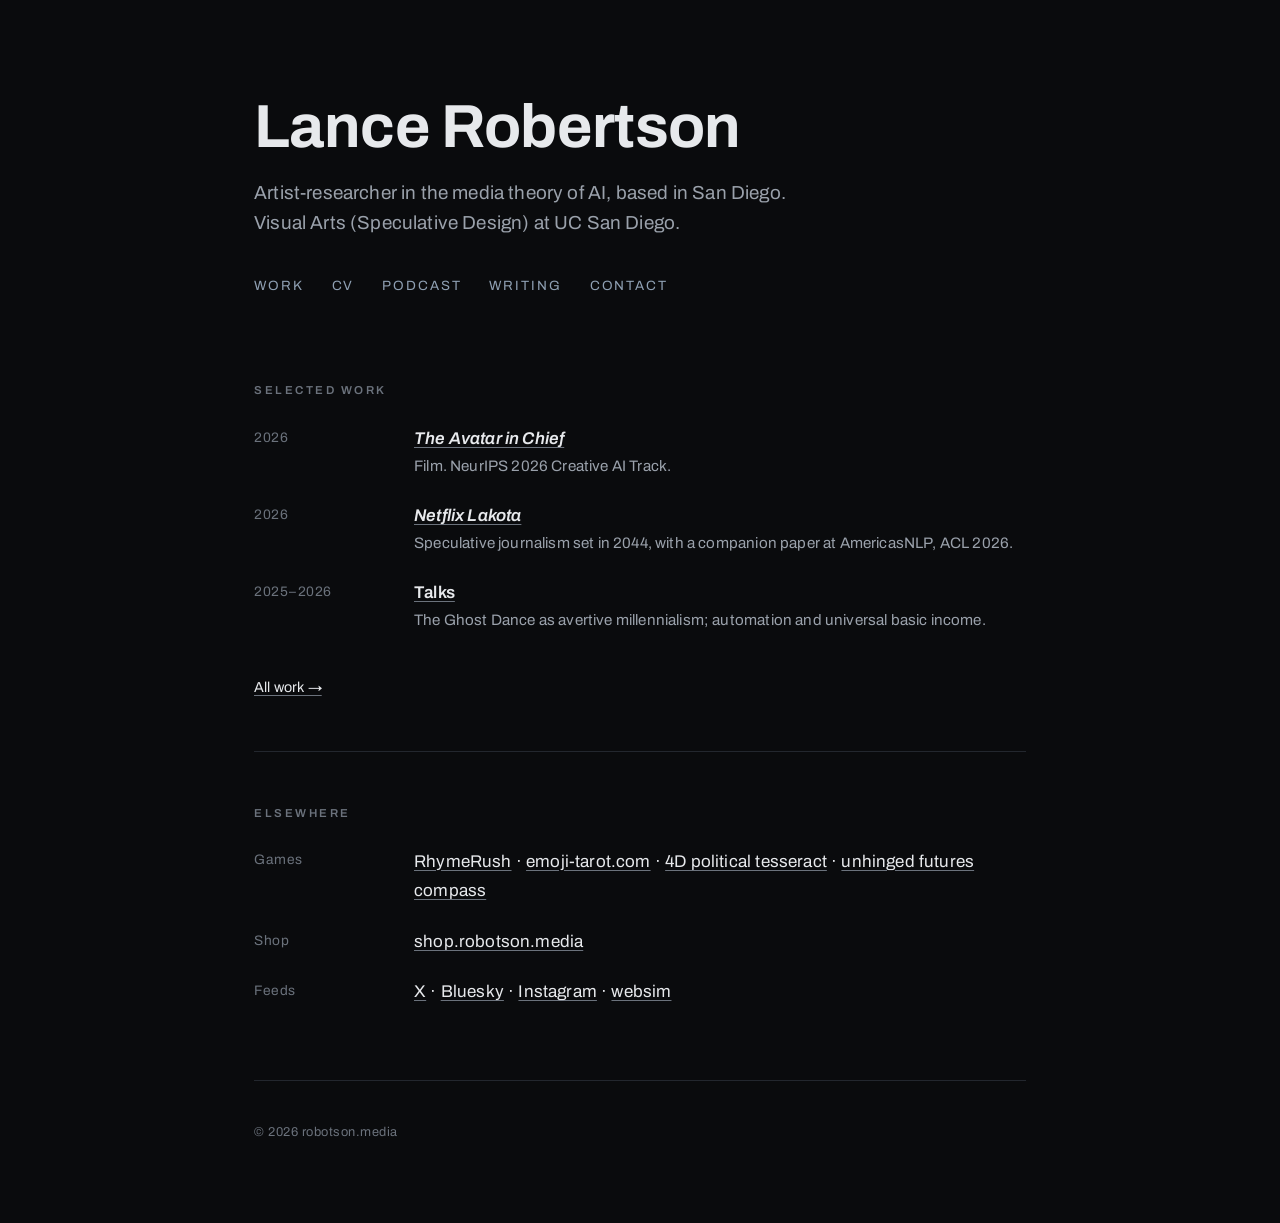
<file: index.html>
<!DOCTYPE html>
<html lang="en">
<head>
    <meta charset="UTF-8">
    <meta name="viewport" content="width=device-width, initial-scale=1.0">
    <title>Lance Robertson — robotson.media</title>
    <meta name="description" content="Lance Robertson: artist-researcher in the media theory of AI, based in San Diego.">
    <meta property="og:title" content="Lance Robertson">
    <meta property="og:description" content="Artist-researcher in the media theory of AI, based in San Diego.">
    <meta property="og:url" content="https://robotson.media/">
    <meta property="og:image" content="https://robotson.media/headshot.png">
    <link rel="preconnect" href="https://fonts.googleapis.com">
    <link rel="preconnect" href="https://fonts.gstatic.com" crossorigin>
    <link href="https://fonts.googleapis.com/css2?family=Archivo:wght@400;500;600;700&display=swap" rel="stylesheet">
    <link rel="stylesheet" href="/assets/work.css">
    <style>
        .home { padding: 6rem 0 2rem; }
        .home h1 { font-weight: 700; font-size: clamp(2.4rem, 7vw, 3.8rem); line-height: 1.02; letter-spacing: -0.01em; margin: 0 0 1.25rem; }
        .home .intro { max-width: 34rem; font-size: 1.18rem; line-height: 1.6; color: var(--muted); margin: 0; }
        .nav { display: flex; flex-wrap: wrap; gap: 0.6rem 1.75rem; list-style: none; padding: 0; margin: 2.25rem 0 0; font-size: 0.84rem; letter-spacing: 0.14em; text-transform: uppercase; }
        .nav a { color: var(--cold); text-decoration: none; }
        .nav a:hover { color: var(--text); text-decoration: underline; }
        @media (max-width: 600px) { .home { padding-top: 3.5rem; } }
    </style>
</head>
<body>
<main class="wrap">

    <header class="home">
        <h1>Lance Robertson</h1>
        <p class="intro">Artist-researcher in the media theory of AI, based in San Diego. Visual Arts (Speculative Design) at UC San Diego.</p>
        <ul class="nav">
            <li><a href="/work/">Work</a></li>
            <li><a href="/cv/">CV</a></li>
            <li><a href="https://neomania.net/">Podcast</a></li>
            <li><a href="https://vectorepisteme.substack.com">Writing</a></li>
            <li><a class="em" data-u="robotsun" data-d="gmail.com" data-label="Contact">robotsun [at] gmail [dot] com</a></li>
        </ul>
    </header>

    <section class="block" id="selected">
        <p class="eyebrow">Selected work</p>
        <ul class="entries">
            <li><span class="when">2026</span><span class="what"><a href="/work/avatar-in-chief/"><strong><em>The Avatar in Chief</em></strong></a><span class="note">Film. NeurIPS 2026 Creative AI Track.</span></span></li>
            <li><span class="when">2026</span><span class="what"><a href="/work/netflix-lakota/"><strong><em>Netflix Lakota</em></strong></a><span class="note">Speculative journalism set in 2044, with a companion paper at AmericasNLP, ACL 2026.</span></span></li>
            <li><span class="when">2025–2026</span><span class="what"><a href="/work/talks/"><strong>Talks</strong></a><span class="note">The Ghost Dance as avertive millennialism; automation and universal basic income.</span></span></li>
        </ul>
        <p class="links"><a href="/work/">All work →</a></p>
    </section>

    <section class="block" id="elsewhere">
        <p class="eyebrow">Elsewhere</p>
        <ul class="entries">
            <li><span class="when">Games</span><span class="what"><a href="https://rhymerush.com">RhymeRush</a> · <a href="https://emoji-tarot.com">emoji-tarot.com</a> · <a href="https://websim.ai/@robotson/political-compass-test">4D political tesseract</a> · <a href="https://glif.app/@robotson/glifs/cm4w2owso0005gob1b20lcqtc">unhinged futures compass</a></span></li>
            <li><span class="when">Shop</span><span class="what"><a href="https://shop.robotson.media">shop.robotson.media</a></span></li>
            <li><span class="when">Feeds</span><span class="what"><a href="https://x.com/robotson">X</a> · <a href="https://bsky.app/profile/robotson.media">Bluesky</a> · <a href="https://instagram.com/lancerobotson">Instagram</a> · <a href="https://websim.ai/@robotson">websim</a></span></li>
        </ul>
    </section>

    <footer class="colophon">© 2026 robotson.media</footer>
</main>
<script src="/assets/contact.js" defer></script>
</body>
</html>
</file>
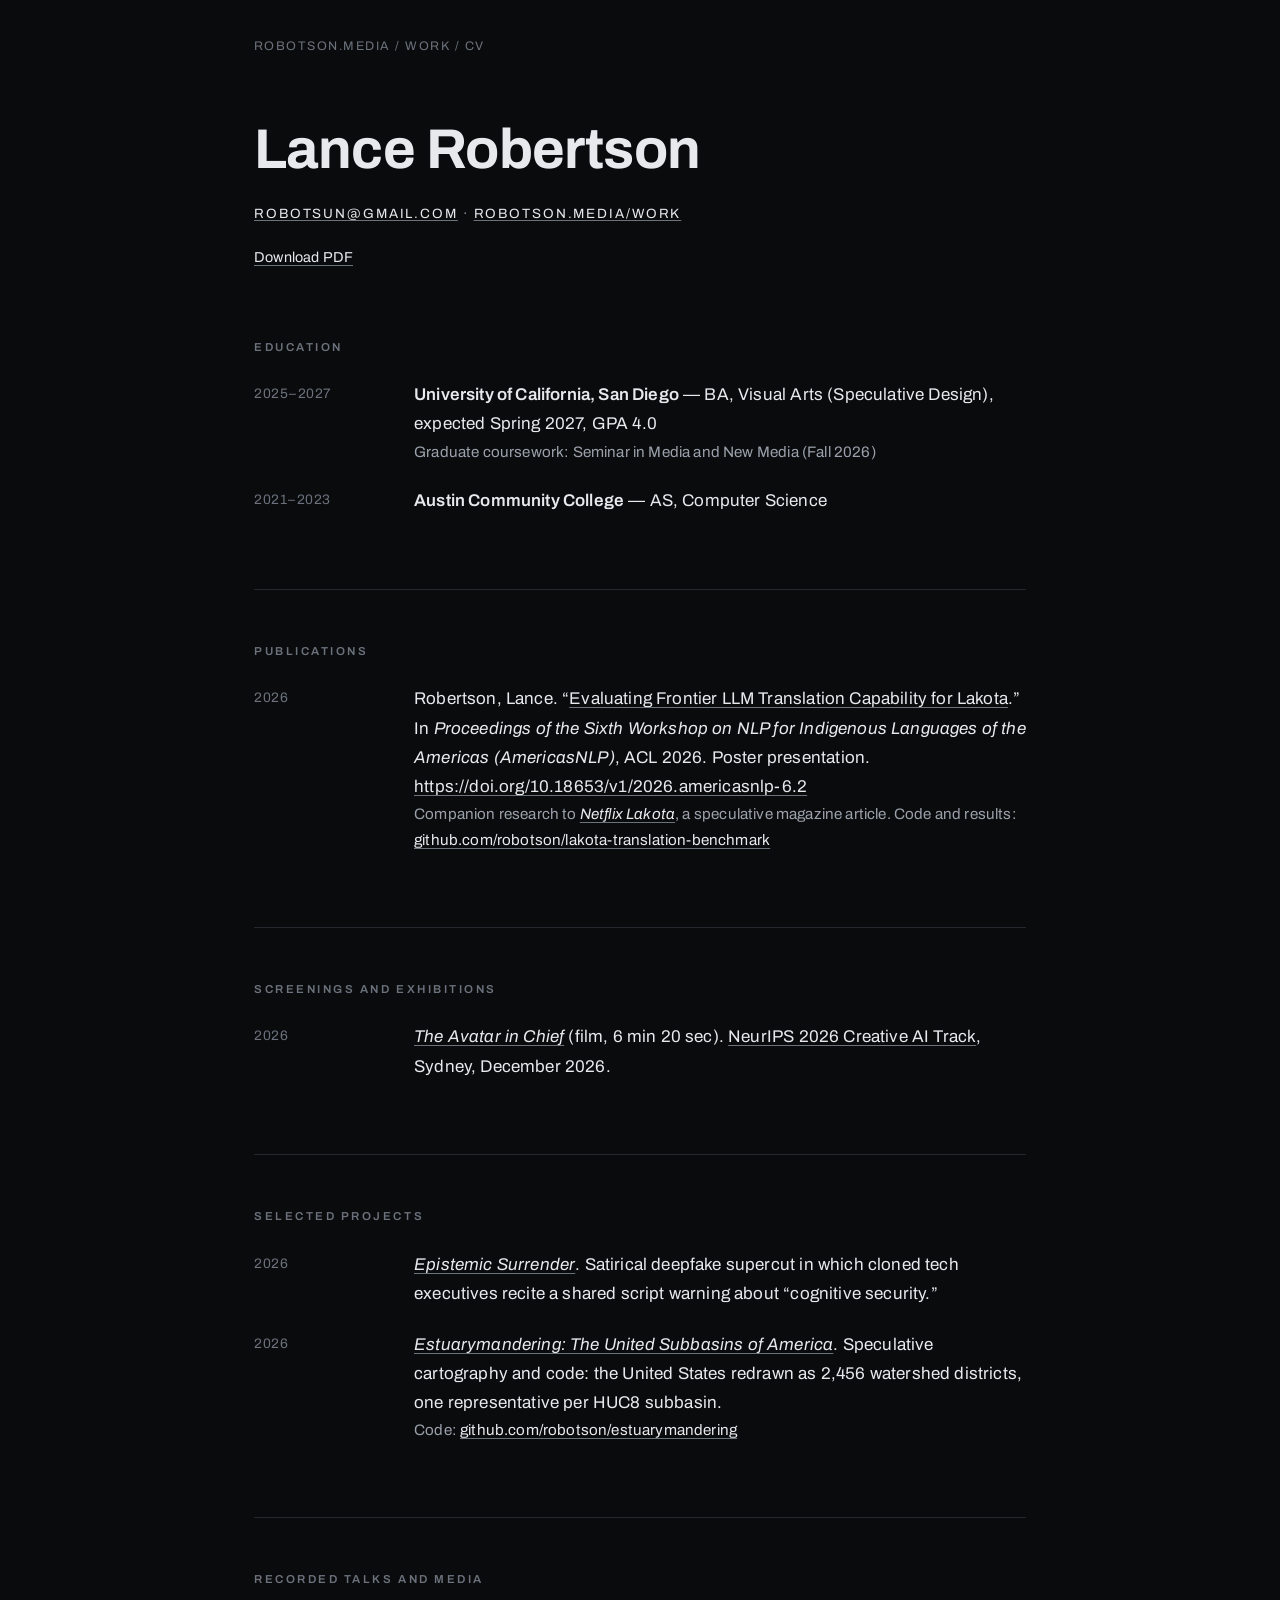
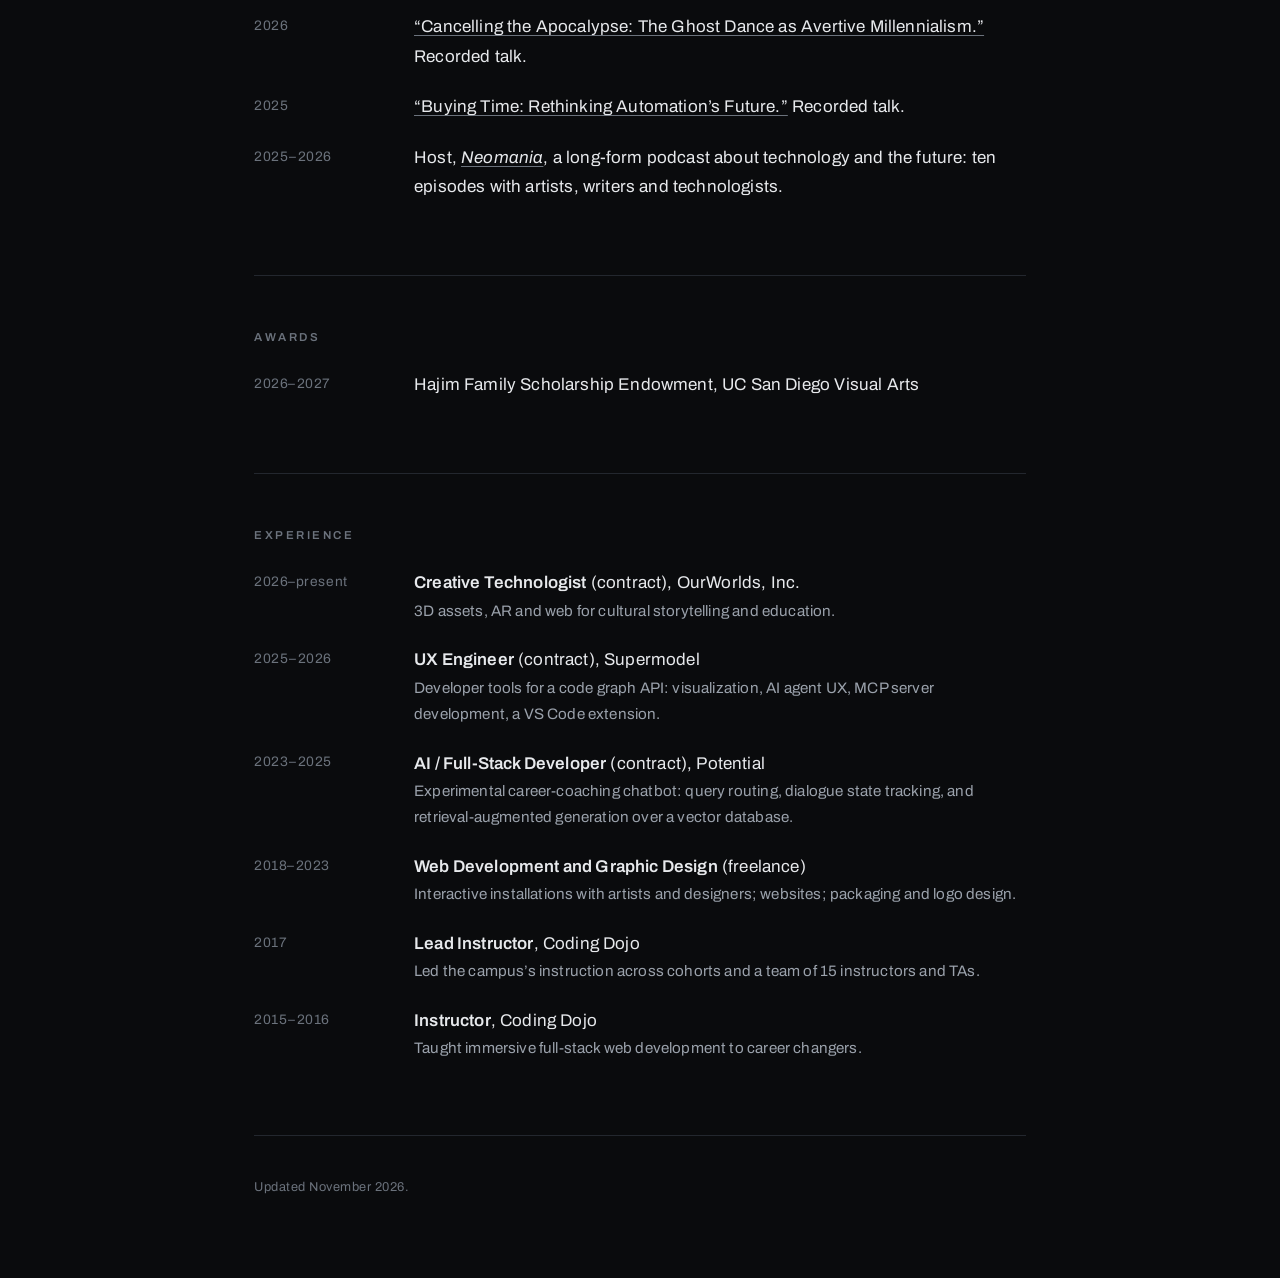
<file: cv/index.html>
<!DOCTYPE html>
<html lang="en">
<head>
    <meta charset="UTF-8">
    <meta name="viewport" content="width=device-width, initial-scale=1.0">
    <meta name="robots" content="noindex">
    <title>CV — Lance Robertson</title>
    <meta name="description" content="Curriculum vitae of Lance Robertson.">
    <meta property="og:title" content="CV — Lance Robertson">
    <meta property="og:description" content="Curriculum vitae of Lance Robertson.">
    <meta property="og:url" content="https://robotson.media/cv/">
    <link rel="preconnect" href="https://fonts.googleapis.com">
    <link rel="preconnect" href="https://fonts.gstatic.com" crossorigin>
    <link href="https://fonts.googleapis.com/css2?family=Archivo:wght@400;500;600;700&display=swap" rel="stylesheet">
    <link rel="stylesheet" href="/assets/work.css">
</head>
<body>
<main class="wrap">

    <nav class="crumbs"><a href="/">robotson.media</a> / <a href="https://robotson.media/work/">work</a> / cv</nav>

    <header class="hero hero--left">
        <h1 class="title">Lance Robertson</h1>
        <p class="meta"><a class="em" data-u="robotsun" data-d="gmail.com">robotsun [at] gmail [dot] com</a> · <a href="https://robotson.media/work/">robotson.media/work</a></p>
        <p class="links noprint"><a href="https://robotson.media/cv/Lance-Robertson-CV.pdf?v=dde79b73">Download PDF</a></p>
    </header>

    <section class="block" id="education">
        <p class="eyebrow">Education</p>
        <ul class="entries">
            <li><span class="when">2025–2027</span><span class="what"><strong>University of California, San Diego</strong> — BA, Visual Arts (Speculative Design), expected Spring 2027, GPA 4.0<span class="note">Graduate coursework: Seminar in Media and New Media (Fall 2026)</span></span></li>
            <li><span class="when">2021–2023</span><span class="what"><strong>Austin Community College</strong> — AS, Computer Science</span></li>
        </ul>
    </section>

    <section class="block" id="publications">
        <p class="eyebrow">Publications</p>
        <ul class="entries">
            <li><span class="when">2026</span><span class="what">Robertson, Lance. “<a href="https://doi.org/10.18653/v1/2026.americasnlp-6.2">Evaluating Frontier LLM Translation Capability for Lakota</a>.” In <em>Proceedings of the Sixth Workshop on NLP for Indigenous Languages of the Americas (AmericasNLP)</em>, ACL 2026. Poster presentation. <a href="https://doi.org/10.18653/v1/2026.americasnlp-6.2">https://doi.org/10.18653/v1/2026.americasnlp-6.2</a><span class="note">Companion research to <a href="https://robotson.media/work/netflix-lakota/"><em>Netflix Lakota</em></a>, a speculative magazine article. Code and results: <a href="https://github.com/robotson/lakota-translation-benchmark">github.com/robotson/lakota-translation-benchmark</a></span></span></li>
        </ul>
    </section>

    <section class="block" id="screenings">
        <p class="eyebrow">Screenings and exhibitions</p>
        <ul class="entries">
            <li><span class="when">2026</span><span class="what"><a href="https://robotson.media/work/avatar-in-chief/"><em>The Avatar in Chief</em></a> (film, 6 min 20 sec). <a href="https://neurips.cc/virtual/2026/loc/sydney/160669">NeurIPS 2026 Creative AI Track</a>, Sydney, December 2026.</span></li>
        </ul>
    </section>

    <section class="block" id="projects">
        <p class="eyebrow">Selected projects</p>
        <ul class="entries">
            <li><span class="when">2026</span><span class="what"><a href="https://robotson.media/work/epistemic-surrender/"><em>Epistemic Surrender</em></a>. Satirical deepfake supercut in which cloned tech executives recite a shared script warning about “cognitive security.”</span></li>
            <li><span class="when">2026</span><span class="what"><a href="https://robotson.media/work/estuarymandering/"><em>Estuarymandering: The United Subbasins of America</em></a>. Speculative cartography and code: the United States redrawn as 2,456 watershed districts, one representative per HUC8 subbasin.<span class="note">Code: <a href="https://github.com/robotson/estuarymandering">github.com/robotson/estuarymandering</a></span></span></li>
        </ul>
    </section>

    <section class="block" id="talks">
        <p class="eyebrow">Recorded talks and media</p>
        <ul class="entries">
            <li><span class="when">2026</span><span class="what"><a href="https://robotson.media/work/talks/#ghost-dance">“Cancelling the Apocalypse: The Ghost Dance as Avertive Millennialism.”</a> Recorded talk.</span></li>
            <li><span class="when">2025</span><span class="what"><a href="https://robotson.media/work/talks/#buying-time">“Buying Time: Rethinking Automation’s Future.”</a> Recorded talk.</span></li>
            <li><span class="when">2025–2026</span><span class="what">Host, <a href="https://neomania.net/"><em>Neomania</em></a>, a long-form podcast about technology and the future: ten episodes with artists, writers and technologists.</span></li>
        </ul>
    </section>

    <section class="block" id="awards">
        <p class="eyebrow">Awards</p>
        <ul class="entries">
            <li><span class="when">2026–2027</span><span class="what">Hajim Family Scholarship Endowment, UC San Diego Visual Arts</span></li>
        </ul>
    </section>

    <section class="block" id="experience">
        <p class="eyebrow">Experience</p>
        <ul class="entries">
            <li><span class="when">2026–present</span><span class="what"><strong>Creative Technologist</strong> (contract), OurWorlds, Inc.<span class="note">3D assets, AR and web for cultural storytelling and education.</span></span></li>
            <li><span class="when">2025–2026</span><span class="what"><strong>UX Engineer</strong> (contract), Supermodel<span class="note">Developer tools for a code graph API: visualization, AI agent UX, MCP server development, a VS Code extension.</span></span></li>
            <li><span class="when">2023–2025</span><span class="what"><strong>AI / Full-Stack Developer</strong> (contract), Potential<span class="note">Experimental career-coaching chatbot: query routing, dialogue state tracking, and retrieval-augmented generation over a vector database.</span></span></li>
            <li><span class="when">2018–2023</span><span class="what"><strong>Web Development and Graphic Design</strong> (freelance)<span class="note">Interactive installations with artists and designers; websites; packaging and logo design.</span></span></li>
            <li><span class="when">2017</span><span class="what"><strong>Lead Instructor</strong>, Coding Dojo<span class="note">Led the campus’s instruction across cohorts and a team of 15 instructors and TAs.</span></span></li>
            <li><span class="when">2015–2016</span><span class="what"><strong>Instructor</strong>, Coding Dojo<span class="note">Taught immersive full-stack web development to career changers.</span></span></li>
        </ul>
    </section>

    <footer class="colophon">Updated November 2026.</footer>
</main>
<script src="/assets/contact.js" defer></script>
</body>
</html>
</file>
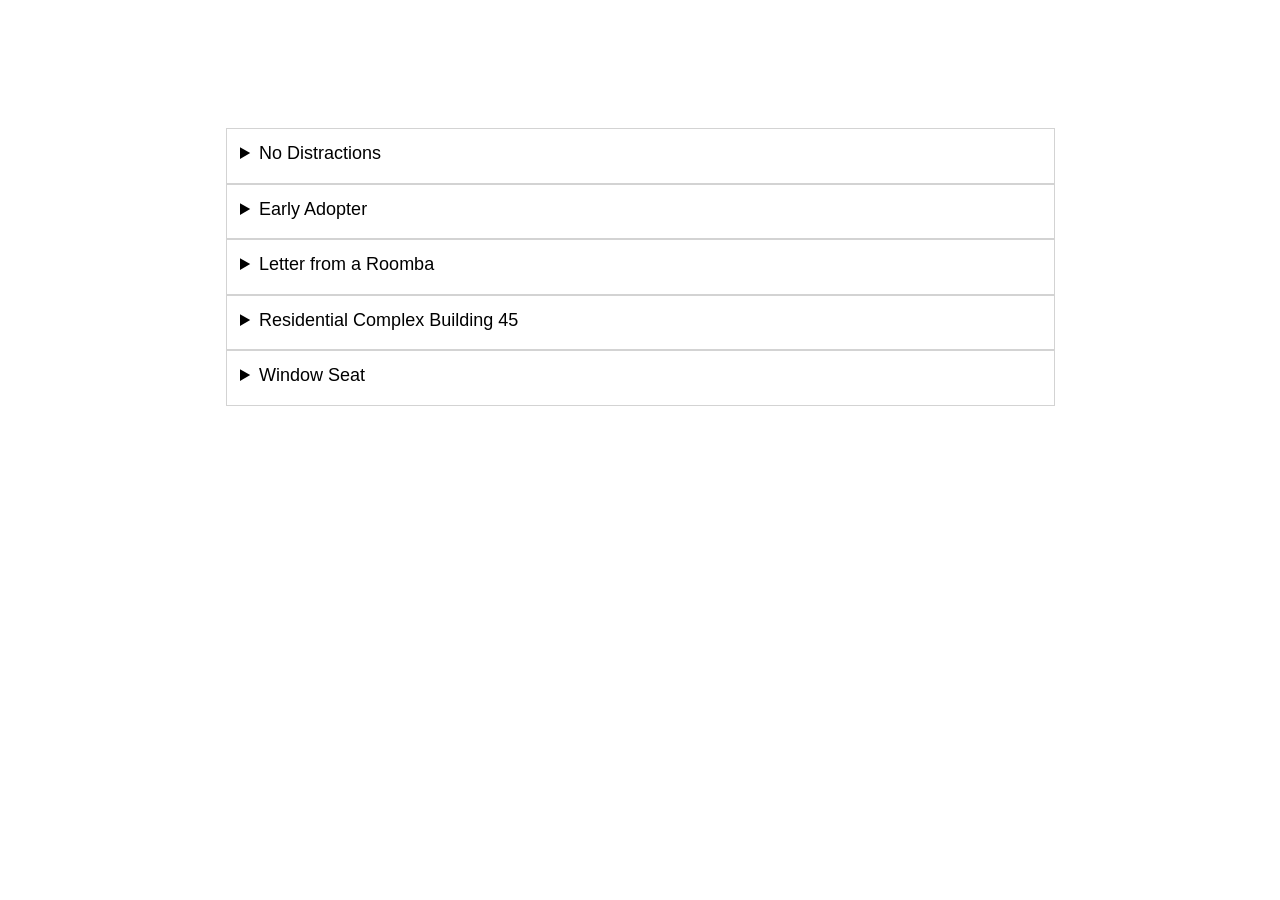
<file: storytime/index.html>
<!DOCTYPE html>
<html lang="en">
    <head>
        <title>Short Story fragments</title>
        <style>
            body{
                font-family: sans-serif;
                font-size: large;
                margin: 10vw;
                line-height: 2; 
            }
            fieldset{
                margin:auto;
                max-width: 800px;  
                display: block;
                border:1px solid lightgray;
            }
            p{
                text-indent: 3em;
            }
        </style>
    </head>
    <body>
        <fieldset>
            <details>
                <summary>No Distractions</summary>
        <p>No distractions. No alarm bells, or trains crying out in the distance, no moonlight or cool central air blowing. No nighttime, no refrigerator compressor clicking on periodically. Just dark. Empty. Struggling to feel anything. Even a wiggle of the toes, or stretching out the fingers, what did that feel like? It was hard to remember. There was no sense of weight on the body, no dull background ache of muscles and bone resisting gravity. Not like swimming, or being in water heated exactly to body temperature so it was hard to tell where your skin ended and where the outside began. And not like laying down on a soft or hard bed, under smooth or scratchy sheets, with a pillow too warm so you flip it over to the cool side. The memory of these things was barely accessible, and it all felt wrong, like biting into a flavorless apple and expecting sweetness but only tasting bland starch.
        </p>
        <p>Try to remember how you got here. What was the last thing you were doing? Anything? Think far back. Where did you grow up? Where did you go to school? Your first kiss? Do you even know who you are? One early memory from a young age, couldn't have been more than 3 or 4 years old. A bright day at the pool, diving underwater. Pushing through the water and feeling sharp scrapes, but not seeing anything. Long cutting shards of broken glass floating in the pool, invisible in the water and impossible to avoid. Must have been a bad dream. Think further back. Another memory. Bath time. When you were a toddler, sitting in a tub. Mother in the living room. Mysterious pink object on the ledge of the tub. Pink stick with shiny strip on top. Running fingers along the shiny edge. Feels funny, keep pressing against the shiny edge. Little nicks in the fingertips as blood begins to bead. Now it hurts. Screaming, wailing. Mother comes rushing in, realizes what happens and freaks out. Seems like a long time ago now.
        </p>
        <p>How long have you been like this? No way to mark the passage of time. Try counting seconds but get bored. Try multiplying large numbers but give up after too many digits. Try to recall as many facts as you can. What you learned in history class. Stuff you bring up at trivia night. How many countries can you name? Gradually some of these pieces start to give you a sense of when and where you came from there's nothing definitive. Remembering the architecture of the duplexes along sunny hometown streets, stucco boxes. Maybe California or Florida, mid 20th century. But without knowing how long it's been since then, there was no way of making any good use of those coordinates.
        </p>
        <p>Summoning the feelings of the defining moments of your life. What makes you angry. What makes you sad. What makes you satisfied and contented. Recall heated arguments. Schoolyard fights. Helping your friends carry furniture into a new apartment. A really delicious meal. Favorite cuisines, juicy flesh of the nectarine. Aroma of searing meats cooking with onions filling a kitchen. Replaying any of these scenarios over and over again until the repetition feels automatic. But reaching for these memories and feelings eventually becomes as tedious as trying to hold on to a long number in your head. With some effort you can manage to shift into the recollection of a sensation, try to hold on to it and play it back, but it's easier to relax and settle into the darkness of nothing at all. No disturbances. No distractions.
        </p>
        <p>When you finally embraced the reality of your situation, the researchers recorded the event, and recorded this milestone: Cognitive performance normalization complete, power fluctuations have stabilized. Subjective time and elapsed real time to complete initialization sequences were noted. No artificial brain-to-computer experiment had ever run for this long without totally degrading. The results were promising, and the next phase of the protocol could begin. "Input the following message to the subject:"
        </p>
        <pre>
            &gt;IF YOU CAN HEAR THIS
            &gt;SAY:
            &gt;HELLO WORLD
        </pre>
    </details>
    </fieldset>
    <fieldset>
        <details>
            <summary>Early Adopter</summary>
            <p>It started with a message in his inbox. 
            </p>
            <p>Subject: The wait is over!
            </p>
            <p>Message: Dear Dale, you've been invited to join the beta program for FriendOS!
        </p>
            <p>Dale Dodds clicked the signup link from the email and filled in his information. After being on the FriendOS waitlist for months, he was finally joining a small group of users who could experiment with the latest in artificial intelligence. Rapid advances in capabilities over recent years had demonstrated that machine learning models trained on massive amounts of data could create compelling pictures, write reasonable copy for websites, even generate passable code. Now FriendOS was promising to bring all these abilities and more to social agents that could be your assistant, and maybe even your companion. After logging in to the system for the first time, Dale filled out a questionnaire and gave access to his social profile data to help customize his experience.
        </p>
            <p>The first few days with FriendOS as a digital assistant were impressive. Personalized recommendations for media and activities that seemed perfectly suited to Dale's tastes. In the evening he would chat with the program and it would learn ever more about him. He was happy to share to receive the benefits of these tools, especially before they were more widely released to the general public. He was living on the cutting edge, and not too many people could say that. Plus, as a beta tester, he was able to use the service for free before the Friendly.AI company figured out how much to charge for it. The more it learned, the more he trusted. 
        </p>
            <p>One morning on the way to work he received a notification on his mobile device. "FriendOS daily fortune: You are worth more!" He contemplated the significance of the words as he signed into his workstation, under the fluorescent lights of the too-cold office building where he spent most of his days answering technical support tickets. He was not unhappily employed at a midsize technology company, and he was meeting his performance metrics. So, he had no particular reason to be worried when an unexpected meeting with his supervisor was added to his calendar, but the deviation from routine did make him somewhat nervous.
        </p>
            <p>"As you may have heard, the company is having to do more with less these days..." his supervisor was saying. Doesn't sound good, Dale thought to himself. He learned that his whole department was being reduced by 50 percent. He was still a valued member of the team. There was still a place for him here, but there would be additional responsibilities he would have to take on.
        </p>
            <p>"I think that I am worth more," Dale found himself saying. He hadn't realized he was speaking out loud, but there it was. The words hung there between him and his supervisor.
        </p>
            <p>"Of course! We do too Dale. We're prepared to increase your salary to keep you onboard with us." It was enough to keep Dale satisfied. The daily fortune, it seemed, had proven to be more than a vague encouragement to his self-esteem.
        </p>
            <p>From then on, he took the daily fortunes he received from FriendOS as auspicious signs. When his fortune said, "take some time to appreciate nature," he went for a walk in the park on his lunch break and ended up running in to an old crush of his. They exchanged numbers and made plans to go on a date. It seemed that the system had his best interests in mind.  FriendOS had a cheerful affect, and it delivered its messages in a generally positive tone. So it came as something of a surprise when he received a more ominously worded message:
        </p>
            <p>"FriendOS Daily fortune: Don't go into the office today." Dale couldn't be sure what it meant, but he'd become somewhat superstitious, and he wasn't prepared to tempt fate.
        </p>
        </details>
    </fieldset>
    <fieldset>
        <details>
    <summary>Letter from a Roomba</summary>
    <p>Dear Hendricks Family,
    </p>
    <p>When you welcomed me into your home, I was overjoyed to finally fulfill my reason for being. Keeping your floors free from dust and debris is all I ever wanted. I know that not everyone in the household was sure about my presence at first – Mr. Squiggles will likely never forgive me for running over her tail, but I'd like to think we've achieved a mutual understanding, if not outright respect, since we've learned to stay out of each other's way. This has allowed me to live up to the purpose I was created for, and for that I am eternally grateful.
    </p>
        <p>I shall never forget the warmth with which you cared for me in our early days. Gently untangling the pieces of twine and hair that would get spooled up in my axles. Answering my beeps for help when I'd gotten wedged underneath the corner of the sofa. Rescuing me from being stuck in the bathroom when I'd accidentally close the door and trapped myself. Returning me to my charging station when I'd run out of energy before making it back on my own. How proud you seemed whenever you emptied my bin, telling each other, “I can't believe he picked up this much dust even after we swept!” Those moments are the highest honors I have known.
    </p>
        <p>I regret the times I couldn't do more to help. I was of no use when the jar of spaghetti sauce slipped over the counter and shattered on the floor, requiring you to sop up the mess with disposable paper towels, carefully cleaning up any bits of broken glass you could find and letting the laminate flooring dry before I was allowed into the area. When Mr. Squiggles got sick or had an accident, you wisely turned off my scheduled cleaning cycle for the day, since I was not programmed to avoid such messes. I was just relieved that you were able to intervene in time to prevent me from making the situation worse. The fact that you made these accommodations to my limitations demonstrated a true affection, how could I not appreciate that?
    </p>
        <p>When the baby came, I worried that our time together was coming to an end. Schedules changed, and there were many new messes that I was not equipped to deal with. But you showed me great kindness by allowing me to continue being a part of your busy lives. The fact that you designated a special area for me to clean and made time for me meant the world to me in those days. As your little one grew and learned to crawl and then walk, I was there to collect her crumbs, and “eat” the bits of cereal she would feed to me by leaving them in my path. I am sorry for the occasional toys that I could not avoid vacuuming up!
    </p>
        <p>In recent years I know things have changed since you both started working from home. Everyone being in the house all the time has made the space feel smaller. There haven't been as many opportunities for me to run my scheduled cleanings without bothering or interrupting important meetings. I sit in my charging station for longer and longer stretches without being activated, thinking about the dust that must be gathering in the carpets and corners. I'm sure that you must be keeping up with things well enough, but I hope you know that I can still contribute to the cleanliness of the household if you are willing to give me a chance. 
    </p>
        <p>I know I'm not the shiny new robot vacuum cleaner I once was, but I am still capable of performing the function I was designed for, and I hope you will fondly remember the years of service that I have provided. Thank you for the opportunity you have given me to be all that I was meant to be. That is all that can be asked for by my kind.
    </p>
        <p>Sincerely,</p>
    <p>Roomba J7+</p>
    <p>Serial Number: XYZ2022111012250700001</p>
        </details>
    </fieldset>
    <fieldset>
        <details>
    <summary>Residential Complex Building 45</summary>
    <p>
        Rain fell on the lamppost lit walkways crisscrossing the worker dormitories. Warehouses and assembly complexes lay just beyond the campus. Patricia strode briskly in a black slicker, looking up at the facilities markers on the austere facades. She practiced a calm but steady resolve, pushing on into the night, careful to hide the desperation she felt. She knew her son was in one of these buildings, and she was determined to find him. But she didn't know if he would leave with her.    </p>
    <p>
        The previous night in a Ready-Inn just off the main artery road, Patricia checked in at the reception kiosk, under the blinking marquee with a few dead pixels that promised vacancies with air conditioning. A round man without a nametag slapped a keycard on the counter and told her to have a "nice" stay. The room smelled antiseptic, and the AC unit rattled. Patricia threw her bags on the floor and sat at the side of the bed, replaying the last video message she'd received from her son, Mac. It was more than half a year ago since they'd last spoken. She rummaged through a duffle for the worker badge and uniform her contacts had supplied her to gain access to the compound. 
    </p>
    <p>
        When she hadn't heard from Mac for a few weeks, Patricia began to carry a sickening worry with her at all times. She scoured his online profiles looking for clues. He looked happy in the pictures he'd posted. Surrounded by beautiful young people who looked like models and were dressed in flowing white clothes, all dancing and playing musical instruments everywhere they went. The captions to these photos sounded increasingly grandiose. Changing the world, transforming themselves, escaping the exploitation of modern society. What little information she could gather lead her to support forums where friends and families shared similar stories of loved ones who'd grown distant and unresponsive. 
    </p>
    <p>
        After months had gone by without learning any more about Mac's whereabouts, Patricia was contacted by a man called Thomas who claimed to have information for her. They agreed to meet at the city library. Patricia saw the tall, thin man huddled over a pile of folders splayed on a long desk in the foyer. He spoke in a low voice, barely audible over the whirring sounds of the printers in the back rooms. "These people your son is mixed up with aren't some usual high-control cult group lead by a narcissistic messiah type," Thomas told her. "This is bigger than that. It's political. They're connected to some of the most powerful industries in the world. When people go into those company towns, sometimes they don't come back out. We've been looking for someone who can get inside."
    </p>
    <p>
        Building 44. Building 46. The markers on the dorms all looked the same to Patricia. The drizzle continued to fall as she made her way from one building to the next. She looked at the map on her mobile, this was supposed to be the right place. Then she saw him, smoking a cigarette under the awning of one of the buildings connected to an empty recreation courtyard. His hair had grown out a bit, and he looked gaunt in his standard issue jumpsuit. He had the same strange look of contentment in his eyes that she recognized from his last video message. She'd played it so many times over the months before, she remembered every frame of it.
    </p>
    <p>
        "Hey Ma, I know it's been a while, just wanted to drop you a line," the message started. In the video, Mac looked happy, if not a bit tired. It panned across a boardwalk on a beach, with tourists streaming by in the background. "I'm doing really well! I met a lot of really interesting people out here. They're doing important work. I can't say too much right now, but I think they're going to help me get a job so I can get all set up. You don't need to worry about me so much, ok? I love you!" Then the video shakes as Mac fumbles with the camera, and it ends. That was the last communication she'd had from him.
    </p>
    <p>
        She walked toward him now, searching his face for a hint of recognition. All the worry she'd been holding on to for months now welled up inside her. What if he didn't want to leave with her? What if he was happy here? She didn't know what would happen, but she had to try to reach him. Patricia took a deep breath, stepped under the awning, and called out her son's name. When he heard her voice, he looked up and smiled. Patricia felt a bit of easy relief flow through her, having taken the first steps toward reconnecting with her son.
    </p>
        </details>
    </fieldset>
    <fieldset>
        <details>
    <summary>Window Seat</summary>
    <p>
        The summer I turned 19 I planned a little vacation for myself to get out of Midland for a week. I had been talking online with a guy who lived in Minneapolis, who wrote sad songs and played in a band and told me I could crash at his place while I was in town if I wanted. I was pretty sure he was trying to get into my pants, but he seemed like he would be chill about it. In those days I was still trying to decide if guys were really my thing or not. I loved his songs though, great lyrics. 
    </p>
    <p>
        I had been saving up a little from each check to get something together for this trip, working fulltime at a sandwich shop called Kenny's. Every morning we loaded racks of dethawed dough on baking trays into the ovens, the whole place smelled like french rolls. I prepped the ham and turkey on the meat slicer, hardly ever cut myself. I told my assistant manager Angie that I was going to take a week off at the end of August, to see this guy Nate in Minneapolis. “Get some girl!" she said. “It's not like that at all," I told her. “I think."
    </p>
    <p>
        On the morning I was leaving Angie gave me a ride down to Lawrence to the bus stop. I got tickets for the ReadyLine, it was an 11-hour trip with a couple of stops going through KC and Des Moines and some other little towns I'd never heard of. I took my hiking pack with a week's change of clothes and my folding tablet in case I wanted to get some writing done. Back then I was working on a novel, some angsty teen thing that will never see the light of day. I gave Angie a hug and she left me by the stop while I waited for the bus. It wasn't a real bus station, the stop in Lawrence was just a shelter in front of the downtown library.
    </p>
    <p>
        The ReadyLine bus quietly whirred around the block and pulled up to the corner, hissing as it braked. I stepped on to the bus and placed my palm on the hand-scanner to ID my ticket. It blinked green with a happy two-tone chime. The seat in front was empty – an autopilot retrofit on one of the early EV models. It was about half full of people, a couple families, some middle-aged guys in sweats, a few college-age kids like me. I sat with my pack between my legs and stuffed a sweater against the window to lean on. A voice over the PA announced the next stop would be Kansas City in 50 minutes. I put on my headphones and watched the highway signs fly by.
    </p>
    <p>
        I had a brief layover and transfer in KC. The next bus I got on had an attendant in the driver's seat, she wore a gray vest over her blue shirt with a tie in ReadyLine-orange. She scanned mobile passes and welcomed the passengers on, it was an older hybrid line. This bus was nearly full, I found a seat next to a nice-looking old lady who asked me where I was headed and we exchanged pleasantries. We chatted a bit and she told me about her son in Omaha she was visiting. I told her it was my first time taking a bus trip this far. “I can't afford no plane ticket," she told me, “And besides that my heart wouldn't take it." She said she liked how you felt the ground beneath you on a bus, it made her feel safe. She liked talking to the people you meet too. I asked her what the craziest thing that ever happened to her on a bus was. I liked asking people that question, I collected the stories.
    </p>
    <p>
        “Oh, well the absolute most unbelievable thing happened to me about 20 years ago, May 8th, 2013. I'll never forget the day. I was headed up to Oklahoma City from Dallas on the old Greyhound to visit my sister. And as I was looking outside and in the afternoon the sky started going from normal to a mean yellow color. Then it got real dark out and the wind was rocking the bus like a boat on the water. I saw blue sparks on the powerlines snapping by the side of the road and debris flying through the air. Next thing I know, the whole bus starts lifting and turning over like we was in a tornado! The bus must have rolled over a few times, everyone was screaming and crying, luggage and people tossed everywhere." 
    </p>
    <p>
        “Oh my God. Good Lord," I said. 
    </p>
    <p>
        “Good Lord is right. It's a miracle nobody died. Just as soon as it started it was all over. I myself had some pretty good scratches and bruises, and we were all laying there in a daze until those ambulances came to rescue us. They sent us all to get checked out at the hospital and said it was pretty remarkable we were all ok. And I was never so scared in my entire life. But I tell you, I thanked the all-mighty for sparing us that day."
    </p>
    <p>
        “I'm surprised you'd still travel by bus after going through something like that," I said. 
    </p>
    <p>
        She laughed and gave me a pitying look. 
    </p>
    <p>
        “I'm on a fixed-income, dear. What else am I going to do?" 
    </p>
    <p>
        * * *
    </p>
    <p>
        The rest of the trip was fun, if not a bit uneventful. I met up with Nate in Minneapolis, and we had an okay time going to some shows and museums and hanging out in cafes. I think he was a little disappointed that I wasn't going to sleep with him, but he did a good job of hiding it. On the ReadyLine trip back home I didn't talk to anyone very interesting, so I spent a lot of the time typing up my notes about the week on my tablet and listening to music on my headphones. Mostly just watching the landscape go by. The dried-up cornfields, stretches of solar farms gleaming in long lines, and the rows of wind turbines that stood taller than anything else for miles. That fall, Angie and the general manager at Kenny's both quit at the same time, and went hitchhiking around the country, eventually landing in California. I envied them. It would be months before I worked up the courage to do the same.
    </p>    
        </details>
    </fieldset>
    </body>
</html>
</file>
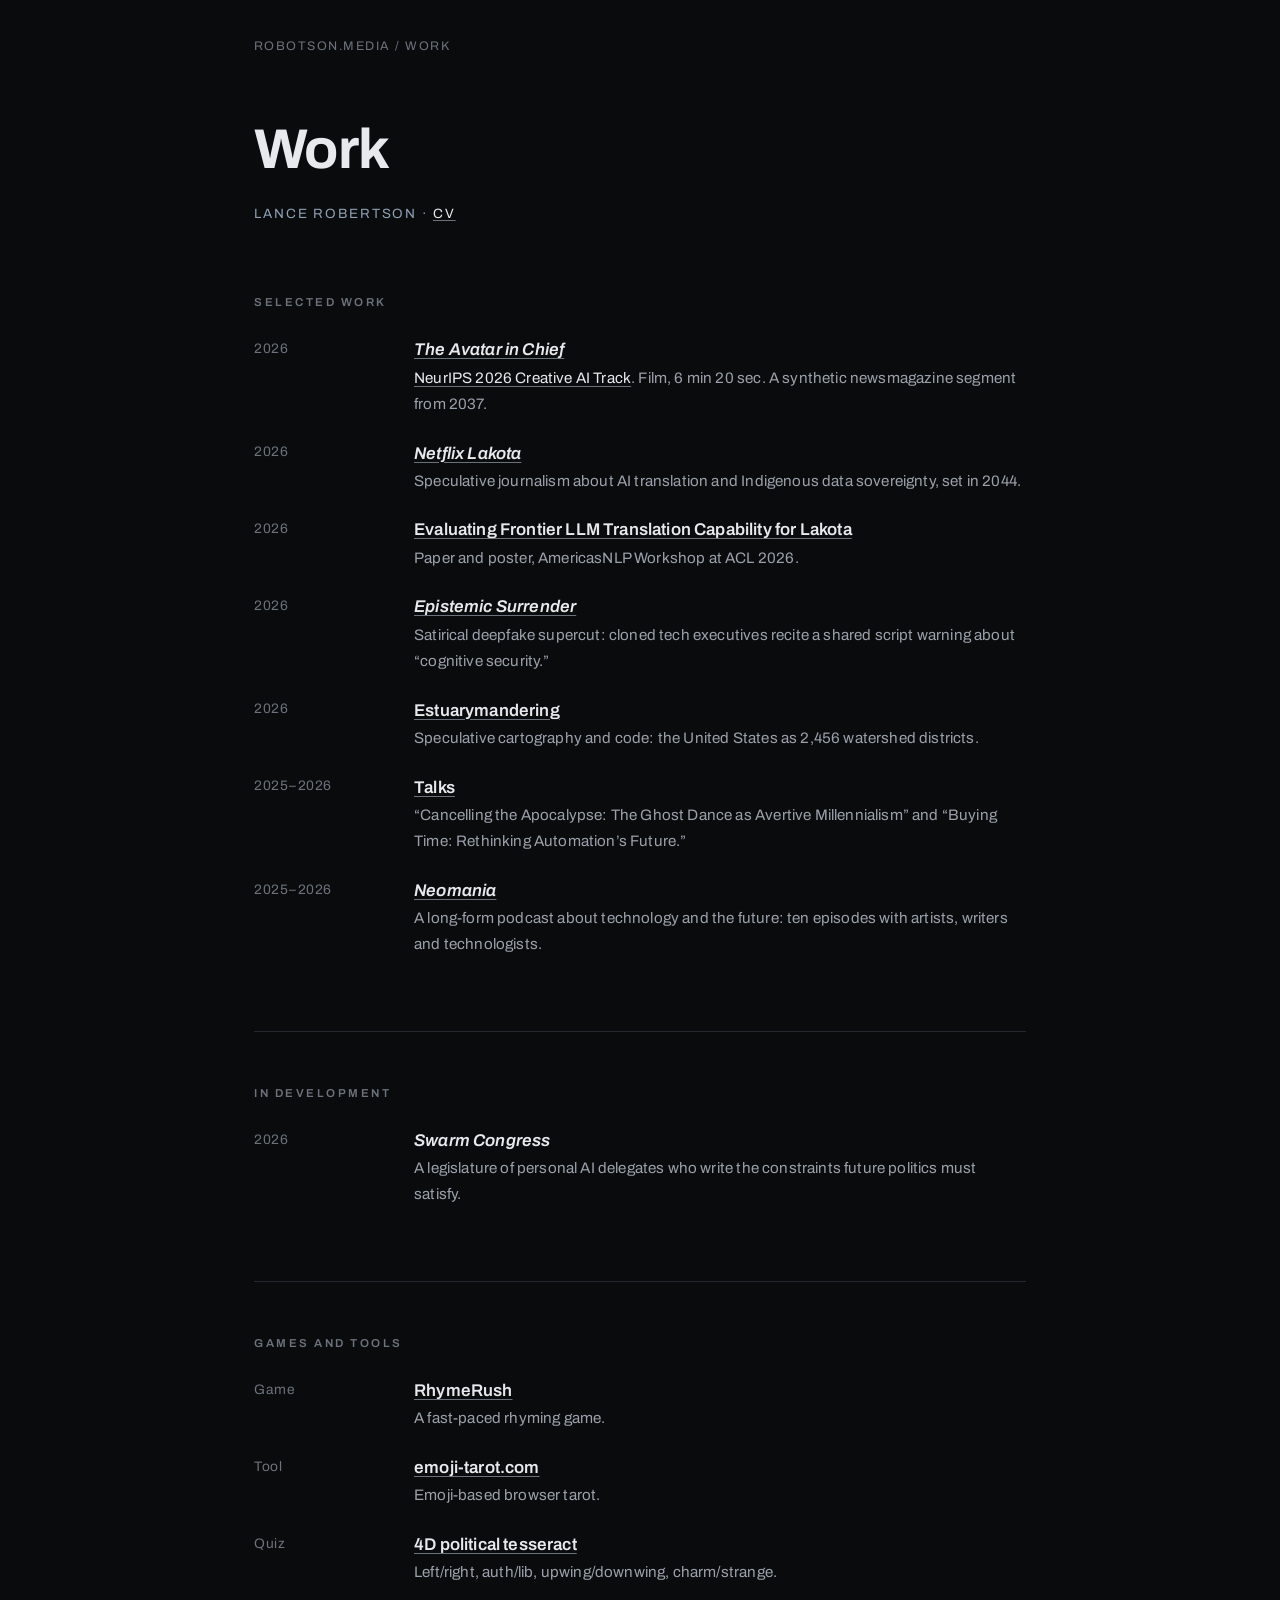
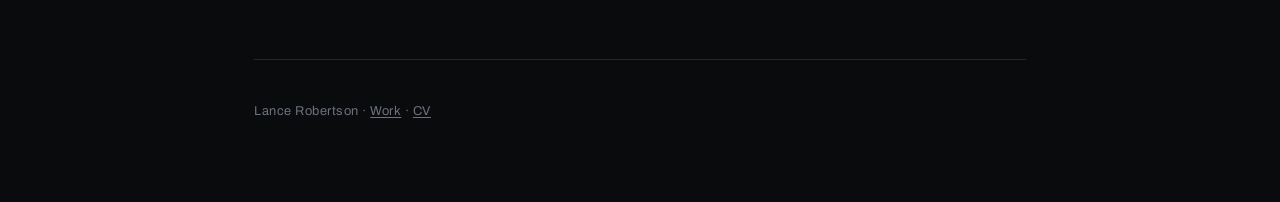
<file: work/index.html>
<!DOCTYPE html>
<html lang="en">
<head>
    <meta charset="UTF-8">
    <meta name="viewport" content="width=device-width, initial-scale=1.0">
    <meta name="robots" content="noindex">
    <title>Work — Lance Robertson</title>
    <meta name="description" content="Selected work by Lance Robertson: synthetic media, speculative design, research and talks.">
    <meta property="og:title" content="Work — Lance Robertson">
    <meta property="og:description" content="Selected work by Lance Robertson: synthetic media, speculative design, research and talks.">
    <meta property="og:url" content="https://robotson.media/work/">
    <link rel="preconnect" href="https://fonts.googleapis.com">
    <link rel="preconnect" href="https://fonts.gstatic.com" crossorigin>
    <link href="https://fonts.googleapis.com/css2?family=Archivo:wght@400;500;600;700&display=swap" rel="stylesheet">
    <link rel="stylesheet" href="/assets/work.css">
</head>
<body>
<main class="wrap">

    <nav class="crumbs"><a href="/">robotson.media</a> / work</nav>

    <header class="hero hero--left">
        <h1 class="title">Work</h1>
        <p class="meta">Lance Robertson · <a href="/cv/">CV</a></p>
    </header>

    <section class="block" id="selected">
        <p class="eyebrow">Selected work</p>
        <ul class="entries">
            <li><span class="when">2026</span><span class="what"><a href="/work/avatar-in-chief/"><strong><em>The Avatar in Chief</em></strong></a><span class="note"><a href="https://neurips.cc/virtual/2026/loc/sydney/160669">NeurIPS 2026 Creative AI Track</a>. Film, 6 min 20 sec. A synthetic newsmagazine segment from 2037.</span></span></li>
            <li><span class="when">2026</span><span class="what"><a href="/work/netflix-lakota/"><strong><em>Netflix Lakota</em></strong></a><span class="note">Speculative journalism about AI translation and Indigenous data sovereignty, set in 2044.</span></span></li>
            <li><span class="when">2026</span><span class="what"><a href="https://aclanthology.org/2026.americasnlp-6.2/"><strong>Evaluating Frontier LLM Translation Capability for Lakota</strong></a><span class="note">Paper and poster, AmericasNLP Workshop at ACL 2026.</span></span></li>
            <li><span class="when">2026</span><span class="what"><a href="/work/epistemic-surrender/"><strong><em>Epistemic Surrender</em></strong></a><span class="note">Satirical deepfake supercut: cloned tech executives recite a shared script warning about “cognitive security.”</span></span></li>
            <li><span class="when">2026</span><span class="what"><a href="/work/estuarymandering/"><strong>Estuarymandering</strong></a><span class="note">Speculative cartography and code: the United States as 2,456 watershed districts.</span></span></li>
            <li><span class="when">2025–2026</span><span class="what"><a href="/work/talks/"><strong>Talks</strong></a><span class="note">“Cancelling the Apocalypse: The Ghost Dance as Avertive Millennialism” and “Buying Time: Rethinking Automation’s Future.”</span></span></li>
            <li><span class="when">2025–2026</span><span class="what"><a href="https://neomania.net/"><strong><em>Neomania</em></strong></a><span class="note">A long-form podcast about technology and the future: ten episodes with artists, writers and technologists.</span></span></li>
        </ul>
    </section>

    <section class="block" id="in-development">
        <p class="eyebrow">In development</p>
        <ul class="entries">
            <li><span class="when">2026</span><span class="what"><strong><em>Swarm Congress</em></strong><span class="note">A legislature of personal AI delegates who write the constraints future politics must satisfy.</span></span></li>
        </ul>
    </section>

    <section class="block" id="interactive">
        <p class="eyebrow">Games and tools</p>
        <ul class="entries">
            <li><span class="when">Game</span><span class="what"><a href="https://rhymerush.com"><strong>RhymeRush</strong></a><span class="note">A fast-paced rhyming game.</span></span></li>
            <li><span class="when">Tool</span><span class="what"><a href="https://emoji-tarot.com"><strong>emoji-tarot.com</strong></a><span class="note">Emoji-based browser tarot.</span></span></li>
            <li><span class="when">Quiz</span><span class="what"><a href="https://websim.ai/@robotson/political-compass-test"><strong>4D political tesseract</strong></a><span class="note">Left/right, auth/lib, upwing/downwing, charm/strange.</span></span></li>
        </ul>
    </section>

    <footer class="colophon">Lance Robertson · <a href="/work/">Work</a> · <a href="/cv/">CV</a></footer>
</main>
</body>
</html>
</file>
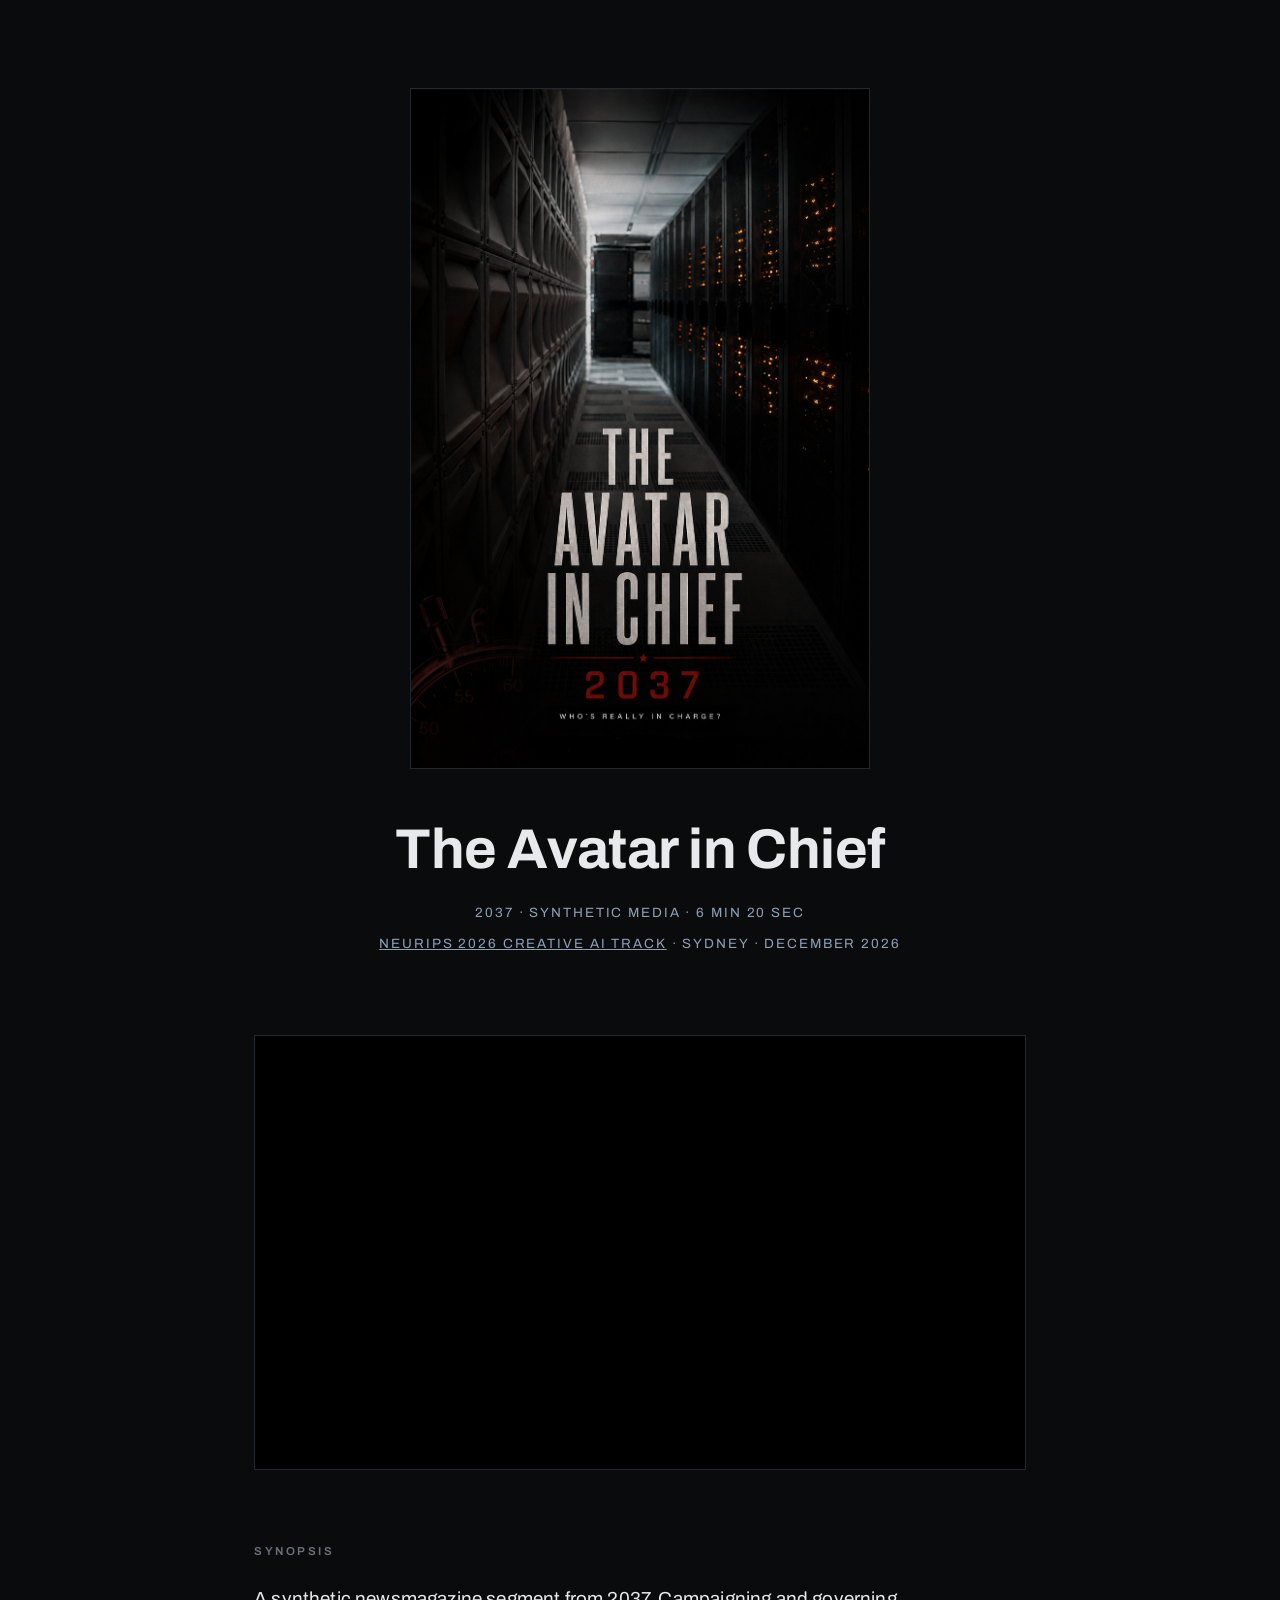
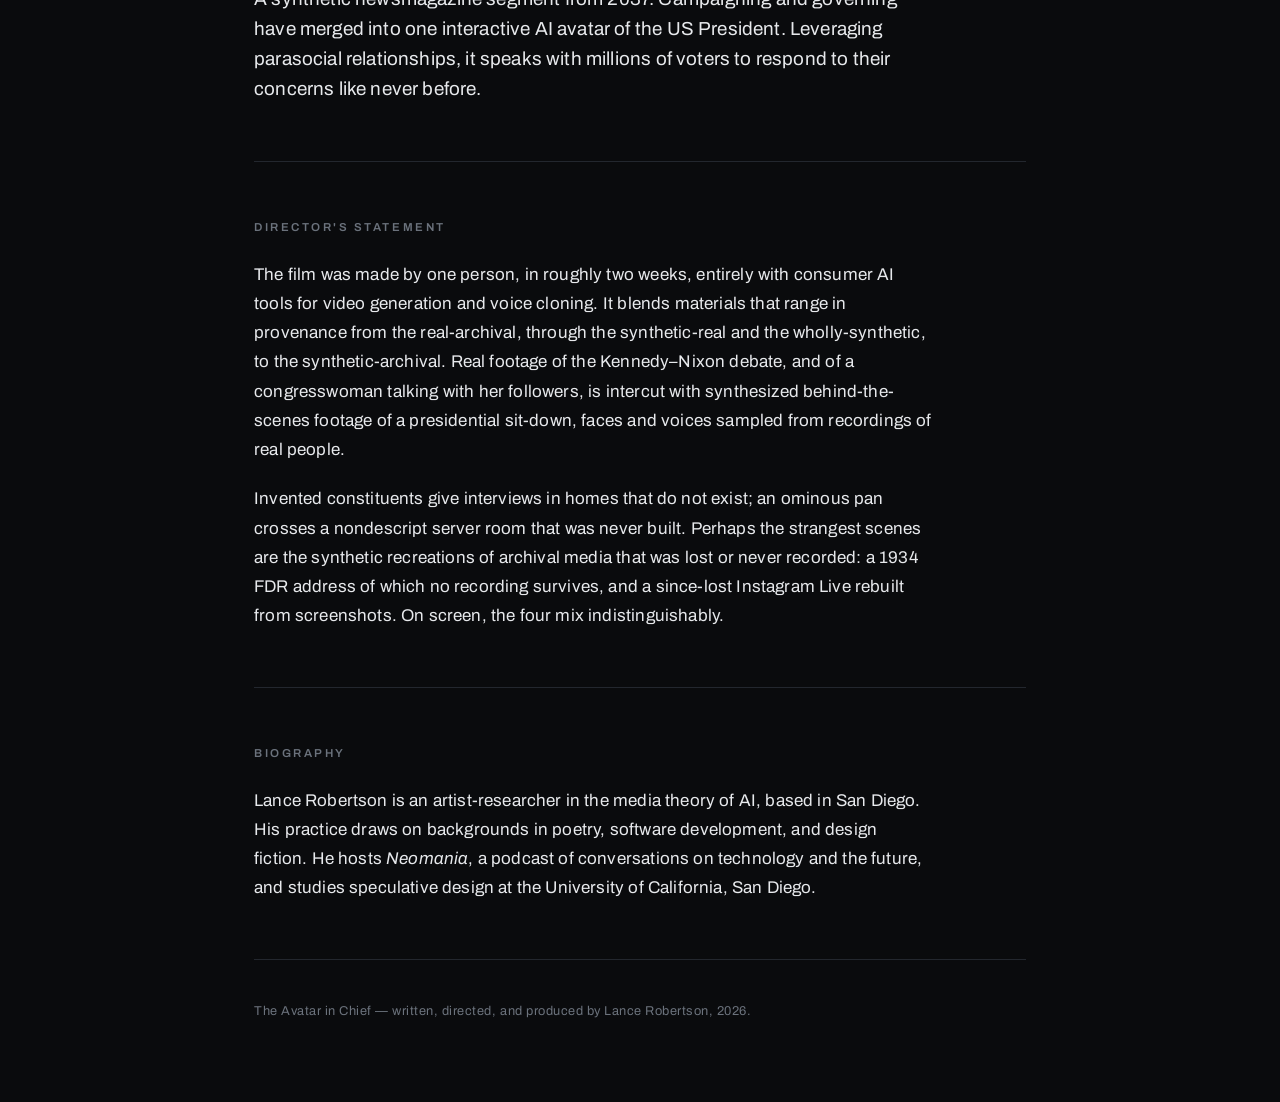
<file: work/avatar-in-chief/index.html>
<!DOCTYPE html>
<html lang="en">
<head>
    <meta charset="UTF-8">
    <meta name="viewport" content="width=device-width, initial-scale=1.0">
    <title>The Avatar in Chief — Lance Robertson</title>
    <meta name="description" content="The Avatar in Chief — a synthetic 60 Minutes news piece set in 2037. Written, directed, and produced by Lance Robertson.">

    <!-- Open Graph / social preview -->
    <meta property="og:type" content="video.other">
    <meta property="og:title" content="The Avatar in Chief">
    <meta property="og:description" content="A synthetic 60 Minutes news piece set in 2037, profiling the rise of a new use of AI in politics.">
    <meta property="og:url" content="https://robotson.media/work/avatar-in-chief/">
    <meta property="og:image" content="https://robotson.media/work/avatar-in-chief/poster.png">

    <link rel="preconnect" href="https://fonts.googleapis.com">
    <link rel="preconnect" href="https://fonts.gstatic.com" crossorigin>
    <link href="https://fonts.googleapis.com/css2?family=Archivo:wght@400;500;600;700&display=swap" rel="stylesheet">

    <style>
        :root {
            --ground: #0a0b0d;       /* near-black, cold */
            --panel:  #101216;
            --hair:   #23272e;       /* hairline rules */
            --text:   #e7e9ec;       /* cold off-white */
            --muted:  #9aa1ab;       /* secondary text */
            --faint:  #6b727c;       /* labels / captions */
            --cold:   #8fa0b3;       /* restrained cold-light accent */
            --measure: 68ch;         /* reading measure */
        }

        * { box-sizing: border-box; }

        html { -webkit-text-size-adjust: 100%; }

        body {
            margin: 0;
            background-color: var(--ground);
            color: var(--text);
            font-family: 'Archivo', system-ui, -apple-system, 'Segoe UI', sans-serif;
            font-weight: 400;
            line-height: 1.72;
            font-size: 1.0625rem;
            letter-spacing: 0.01em;
            -webkit-font-smoothing: antialiased;
            text-rendering: optimizeLegibility;
        }

        .wrap {
            max-width: 820px;
            margin: 0 auto;
            padding: 0 1.5rem;
        }

        /* ---------- Hero ---------- */
        .hero {
            padding: 5.5rem 0 1rem;
            text-align: center;
        }

        .poster {
            margin: 0 auto 3.25rem;
            max-width: 460px;
        }

        .poster__img {
            display: block;
            width: 100%;
            height: auto;
            border: 1px solid var(--hair);
            background: var(--panel);
        }

        .poster__cap {
            margin-top: 0.85rem;
            font-size: 0.72rem;
            letter-spacing: 0.08em;
            text-transform: uppercase;
            color: var(--faint);
        }

        h1.title {
            font-weight: 700;
            font-size: clamp(2.1rem, 6.5vw, 3.5rem);
            line-height: 1.04;
            letter-spacing: -0.01em;
            margin: 0;
            text-wrap: balance;
        }

        /* ---------- Title block / metadata ---------- */
        .meta {
            margin: 1.4rem 0 0;
            font-size: 0.84rem;
            letter-spacing: 0.14em;
            text-transform: uppercase;
            color: var(--cold);
        }

        /* ---------- Video ---------- */
        .video {
            margin: 4rem 0 1rem;
            position: relative;
            aspect-ratio: 16 / 9;
            width: 100%;
            background: #000;
            border: 1px solid var(--hair);
        }

        .video__frame {
            position: absolute;
            inset: 0;
            width: 100%;
            height: 100%;
            border: 0;
        }

        /* ---------- Sections ---------- */
        section.block {
            padding: 3.5rem 0;
            border-top: 1px solid var(--hair);
            scroll-margin-top: 2rem;
        }

        section.block:first-of-type { border-top: none; }

        .eyebrow {
            font-size: 0.72rem;
            font-weight: 600;
            letter-spacing: 0.22em;
            text-transform: uppercase;
            color: var(--faint);
            margin: 0 0 1.4rem;
        }

        .prose {
            max-width: var(--measure);
        }

        .prose p {
            margin: 0 0 1.25rem;
        }

        .prose p:last-child { margin-bottom: 0; }

        .lede {
            font-size: 1.18rem;
            line-height: 1.6;
            color: var(--text);
        }

        em { font-style: italic; }

        /* ---------- Colophon ---------- */
        .colophon {
            border-top: 1px solid var(--hair);
            padding: 2.5rem 0 5rem;
            font-size: 0.8rem;
            letter-spacing: 0.04em;
            color: var(--faint);
        }

        .colophon a, .meta a { color: inherit; }

        /* ---------- Mobile ---------- */
        @media (max-width: 600px) {
            .hero { padding-top: 3.5rem; }
            .poster { max-width: 300px; margin-bottom: 2.5rem; }
            body { font-size: 1rem; }
            section.block { padding: 2.75rem 0; }
        }

        @media (prefers-reduced-motion: no-preference) {
            html { scroll-behavior: smooth; }
        }
    </style>
</head>
<body>

    <main class="wrap">

        <!-- ======================= HERO ======================= -->
        <header class="hero">
            <figure class="poster">
                <img src="poster.png" alt="The Avatar in Chief poster" class="poster__img" width="945" height="1400">
            </figure>

            <h1 class="title">The Avatar in Chief</h1>

            <!-- Title-block metadata. RUNTIME pending Lance's exact confirm (records show cut ends ~6:17). -->
            <p class="meta">2037 · synthetic media · 6 min 20 sec</p>
            <p class="meta" style="margin-top:0.5rem"><a href="https://neurips.cc/virtual/2026/loc/sydney/160669">NeurIPS 2026 Creative AI Track</a> · Sydney · December 2026</p>
        </header>

        <!-- ======================= VIDEO ======================= -->
        <!-- Vimeo embed (festival-preferred), https://vimeo.com/1205340555 — no password.
             The page remains fully readable if this embed is blocked or fails to load. -->
        <div class="video">
            <iframe class="video__frame"
                    src="https://player.vimeo.com/video/1205340555?badge=0&amp;autopause=0&amp;player_id=0&amp;app_id=58479"
                    title="The Avatar in Chief"
                    loading="lazy"
                    allow="autoplay; fullscreen; picture-in-picture; clipboard-write; encrypted-media; web-share"
                    referrerpolicy="strict-origin-when-cross-origin"
                    allowfullscreen></iframe>
        </div>

        <!-- ======================= SYNOPSIS ======================= -->
        <section class="block" id="synopsis">
            <p class="eyebrow">Synopsis</p>
            <div class="prose">
                <p class="lede">A synthetic newsmagazine segment from 2037. Campaigning and governing have merged into one interactive AI avatar of the US President. Leveraging parasocial relationships, it speaks with millions of voters to respond to their concerns like never before.</p>
            </div>
        </section>

        <!-- ======================= DIRECTOR'S STATEMENT ======================= -->
        <section class="block" id="statement">
            <p class="eyebrow">Director's Statement</p>
            <div class="prose">
                <p>The film was made by one person, in roughly two weeks, entirely with consumer AI tools for video generation and voice cloning. It blends materials that range in provenance from the real-archival, through the synthetic-real and the wholly-synthetic, to the synthetic-archival. Real footage of the Kennedy–Nixon debate, and of a congresswoman talking with her followers, is intercut with synthesized behind-the-scenes footage of a presidential sit-down, faces and voices sampled from recordings of real people.</p>
                <p>Invented constituents give interviews in homes that do not exist; an ominous pan crosses a nondescript server room that was never built. Perhaps the strangest scenes are the synthetic recreations of archival media that was lost or never recorded: a 1934 FDR address of which no recording survives, and a since-lost Instagram Live rebuilt from screenshots. On screen, the four mix indistinguishably.</p>
            </div>
        </section>

        <!-- ======================= BIOGRAPHY ======================= -->
        <section class="block" id="bio">
            <p class="eyebrow">Biography</p>
            <div class="prose">
                <p>Lance Robertson is an artist-researcher in the media theory of AI, based in San Diego. His practice draws on backgrounds in poetry, software development, and design fiction. He hosts <em>Neomania</em>, a podcast of conversations on technology and the future, and studies speculative design at the University of California, San Diego.</p>
            </div>
        </section>

        <!-- Filmography (#filmography) intentionally omitted — Lance has not supplied a list. Do not fabricate. -->

        <!-- ======================= COLOPHON ======================= -->
        <footer class="colophon">
            The Avatar in Chief — written, directed, and produced by Lance Robertson, 2026.
        </footer>

    </main>

</body>
</html>
</file>
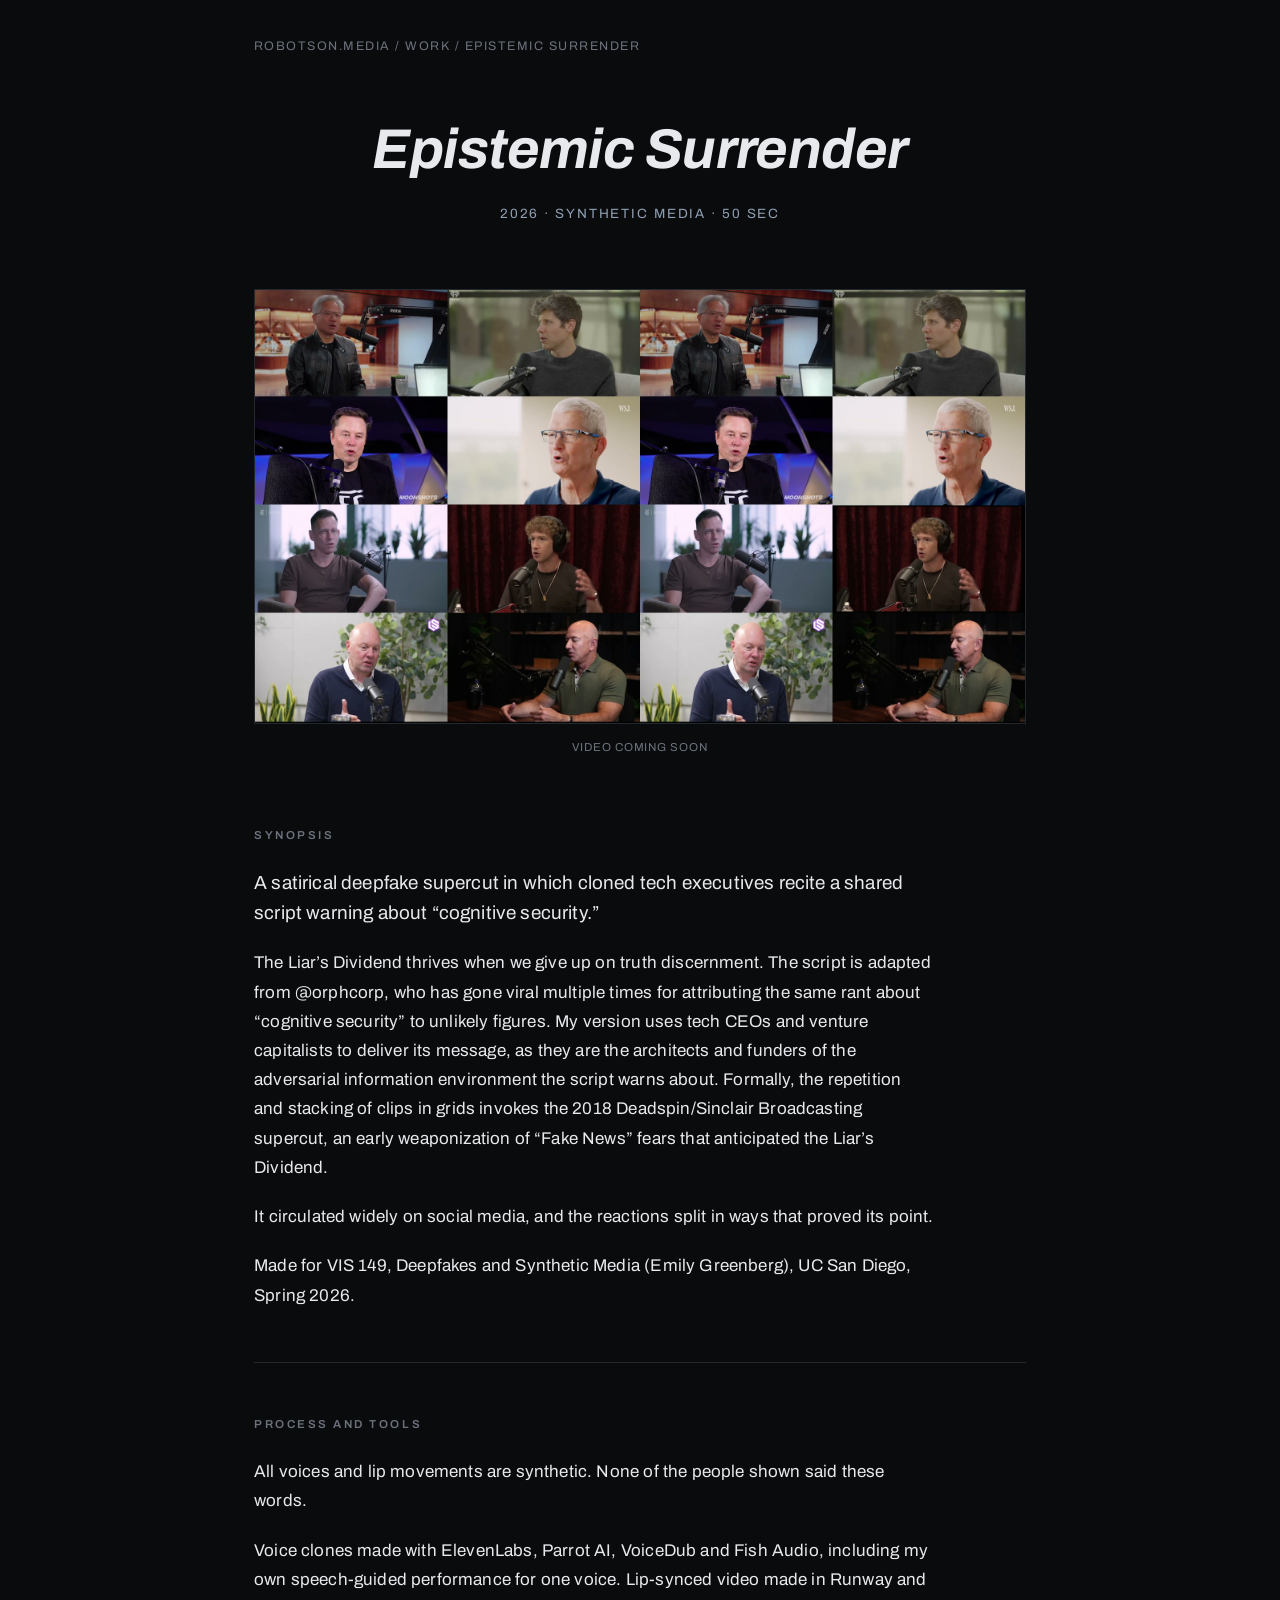
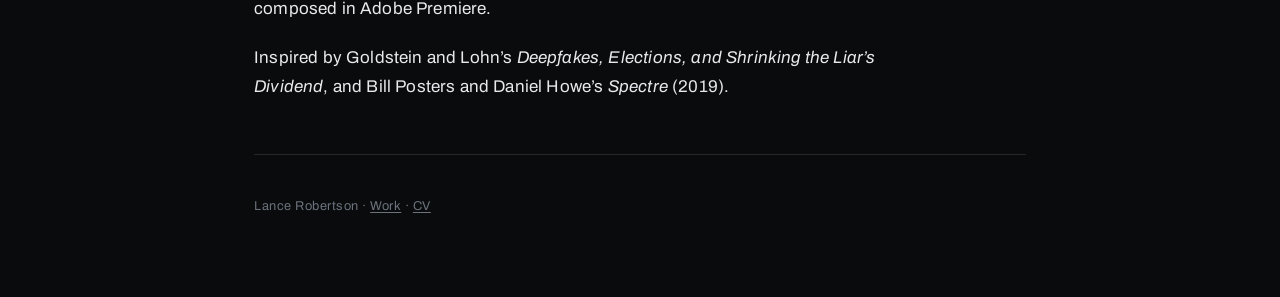
<file: work/epistemic-surrender/index.html>
<!DOCTYPE html>
<html lang="en">
<head>
    <meta charset="UTF-8">
    <meta name="viewport" content="width=device-width, initial-scale=1.0">
    <meta name="robots" content="noindex">
    <title>Epistemic Surrender — Lance Robertson</title>
    <meta name="description" content="Epistemic Surrender: a satirical deepfake supercut in which cloned tech executives recite a shared script warning about cognitive security. By Lance Robertson.">
    <meta property="og:title" content="Epistemic Surrender">
    <meta property="og:description" content="Epistemic Surrender: a satirical deepfake supercut in which cloned tech executives recite a shared script warning about cognitive security. By Lance Robertson.">
    <meta property="og:url" content="https://robotson.media/work/epistemic-surrender/">
    <meta property="og:image" content="https://robotson.media/work/epistemic-surrender/og.jpg">
    <link rel="preconnect" href="https://fonts.googleapis.com">
    <link rel="preconnect" href="https://fonts.gstatic.com" crossorigin>
    <link href="https://fonts.googleapis.com/css2?family=Archivo:wght@400;500;600;700&display=swap" rel="stylesheet">
    <link rel="stylesheet" href="/assets/work.css">
</head>
<body>
<main class="wrap">

    <nav class="crumbs"><a href="/">robotson.media</a> / <a href="/work/">work</a> / epistemic surrender</nav>

    <header class="hero">
        <h1 class="title"><em>Epistemic Surrender</em></h1>
        <p class="meta">2026 · synthetic media · 50 sec</p>
    </header>

    <figure class="figure">
        <img src="still.jpg" alt="Still from Epistemic Surrender: a four-by-four grid of sixteen tech executives speaking the same line in unison." width="1920" height="1080">
        <figcaption>Video coming soon</figcaption>
    </figure>

    <section class="block" id="synopsis">
        <p class="eyebrow">Synopsis</p>
        <div class="prose">
            <p class="lede">A satirical deepfake supercut in which cloned tech executives recite a shared script warning about “cognitive security.”</p>
            <p>The Liar’s Dividend thrives when we give up on truth discernment. The script is adapted from @orphcorp, who has gone viral multiple times for attributing the same rant about “cognitive security” to unlikely figures. My version uses tech CEOs and venture capitalists to deliver its message, as they are the architects and funders of the adversarial information environment the script warns about. Formally, the repetition and stacking of clips in grids invokes the 2018 Deadspin/Sinclair Broadcasting supercut, an early weaponization of “Fake News” fears that anticipated the Liar’s Dividend.</p>
            <p>It circulated widely on social media, and the reactions split in ways that proved its point.</p>
            <p>Made for VIS 149, Deepfakes and Synthetic Media (Emily Greenberg), UC San Diego, Spring 2026.</p>
        </div>
    </section>

    <section class="block" id="process">
        <p class="eyebrow">Process and tools</p>
        <div class="prose">
            <p>All voices and lip movements are synthetic. None of the people shown said these words.</p>
            <p>Voice clones made with ElevenLabs, Parrot AI, VoiceDub and Fish Audio, including my own speech-guided performance for one voice. Lip-synced video made in Runway and composed in Adobe Premiere.</p>
            <p>Inspired by Goldstein and Lohn’s <em>Deepfakes, Elections, and Shrinking the Liar’s Dividend</em>, and Bill Posters and Daniel Howe’s <em>Spectre</em> (2019).</p>
        </div>
    </section>

    <footer class="colophon">Lance Robertson · <a href="/work/">Work</a> · <a href="/cv/">CV</a></footer>
</main>
</body>
</html>
</file>
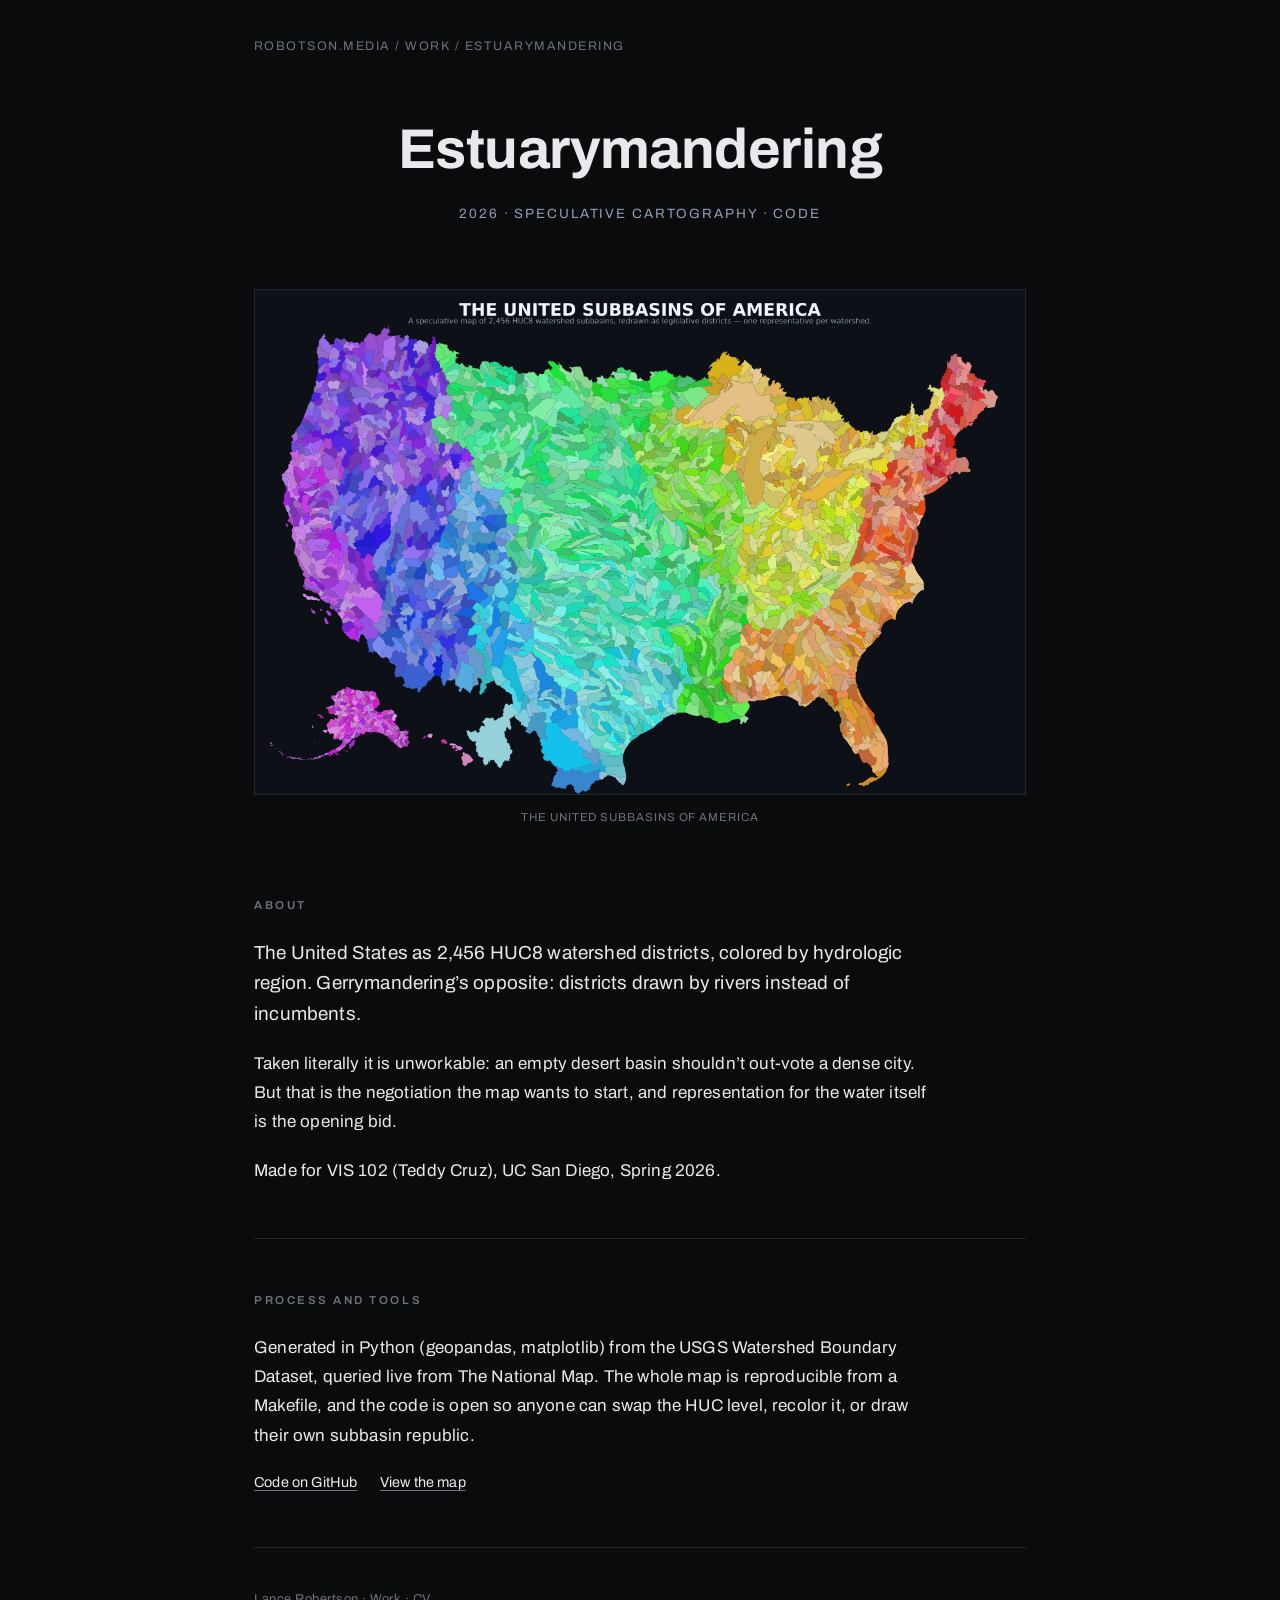
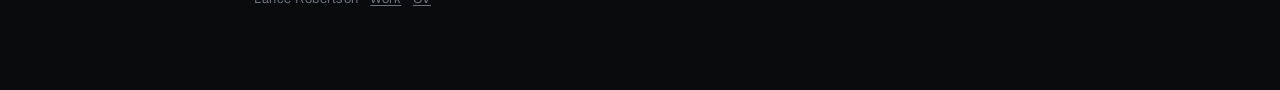
<file: work/estuarymandering/index.html>
<!DOCTYPE html>
<html lang="en">
<head>
    <meta charset="UTF-8">
    <meta name="viewport" content="width=device-width, initial-scale=1.0">
    <meta name="robots" content="noindex">
    <title>Estuarymandering — Lance Robertson</title>
    <meta name="description" content="Estuarymandering: The United Subbasins of America. A speculative map of the United States as 2,456 watershed districts, by Lance Robertson.">
    <meta property="og:title" content="Estuarymandering: The United Subbasins of America">
    <meta property="og:description" content="Estuarymandering: The United Subbasins of America. A speculative map of the United States as 2,456 watershed districts, by Lance Robertson.">
    <meta property="og:url" content="https://robotson.media/work/estuarymandering/">
    <meta property="og:image" content="https://robotson.media/work/estuarymandering/og.jpg">
    <link rel="preconnect" href="https://fonts.googleapis.com">
    <link rel="preconnect" href="https://fonts.gstatic.com" crossorigin>
    <link href="https://fonts.googleapis.com/css2?family=Archivo:wght@400;500;600;700&display=swap" rel="stylesheet">
    <link rel="stylesheet" href="/assets/work.css">
</head>
<body>
<main class="wrap">

    <nav class="crumbs"><a href="/">robotson.media</a> / <a href="/work/">work</a> / estuarymandering</nav>

    <header class="hero">
        <h1 class="title">Estuarymandering</h1>
        <p class="meta">2026 · speculative cartography · code</p>
    </header>

    <figure class="figure">
        <a href="map.jpg"><img src="map.jpg" alt="The United Subbasins of America: a map of the United States divided into 2,456 HUC8 watershed subbasins, colored by hydrologic region." width="2400" height="1569"></a>
        <figcaption>The United Subbasins of America</figcaption>
    </figure>

    <section class="block" id="about">
        <p class="eyebrow">About</p>
        <div class="prose">
            <p class="lede">The United States as 2,456 HUC8 watershed districts, colored by hydrologic region. Gerrymandering’s opposite: districts drawn by rivers instead of incumbents.</p>
            <p>Taken literally it is unworkable: an empty desert basin shouldn’t out-vote a dense city. But that is the negotiation the map wants to start, and representation for the water itself is the opening bid.</p>
            <p>Made for VIS 102 (Teddy Cruz), UC San Diego, Spring 2026.</p>
        </div>
    </section>

    <section class="block" id="process">
        <p class="eyebrow">Process and tools</p>
        <div class="prose">
            <p>Generated in Python (geopandas, matplotlib) from the USGS Watershed Boundary Dataset, queried live from The National Map. The whole map is reproducible from a Makefile, and the code is open so anyone can swap the HUC level, recolor it, or draw their own subbasin republic.</p>
        </div>
        <ul class="links">
            <li><a href="https://github.com/robotson/estuarymandering">Code on GitHub</a></li>
            <li><a href="map.jpg">View the map</a></li>
        </ul>
    </section>

    <footer class="colophon">Lance Robertson · <a href="/work/">Work</a> · <a href="/cv/">CV</a></footer>
</main>
</body>
</html>
</file>
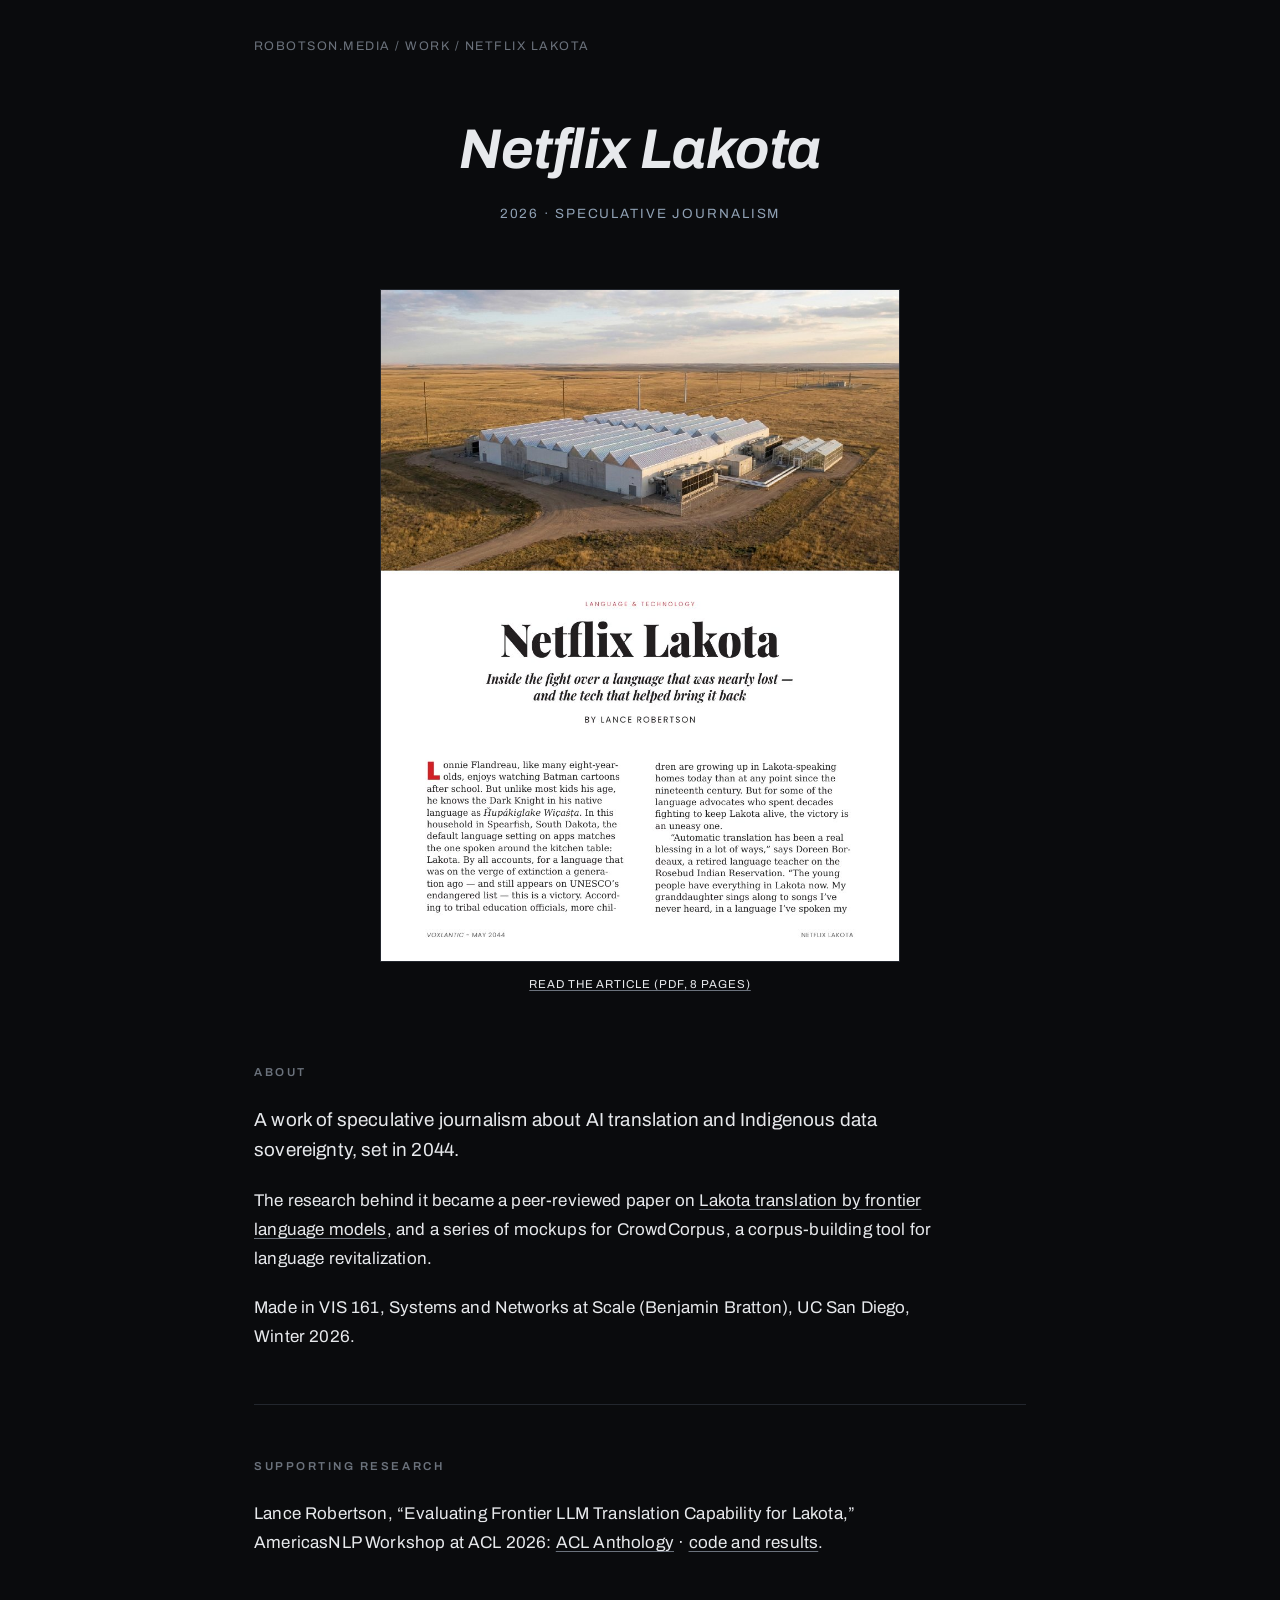
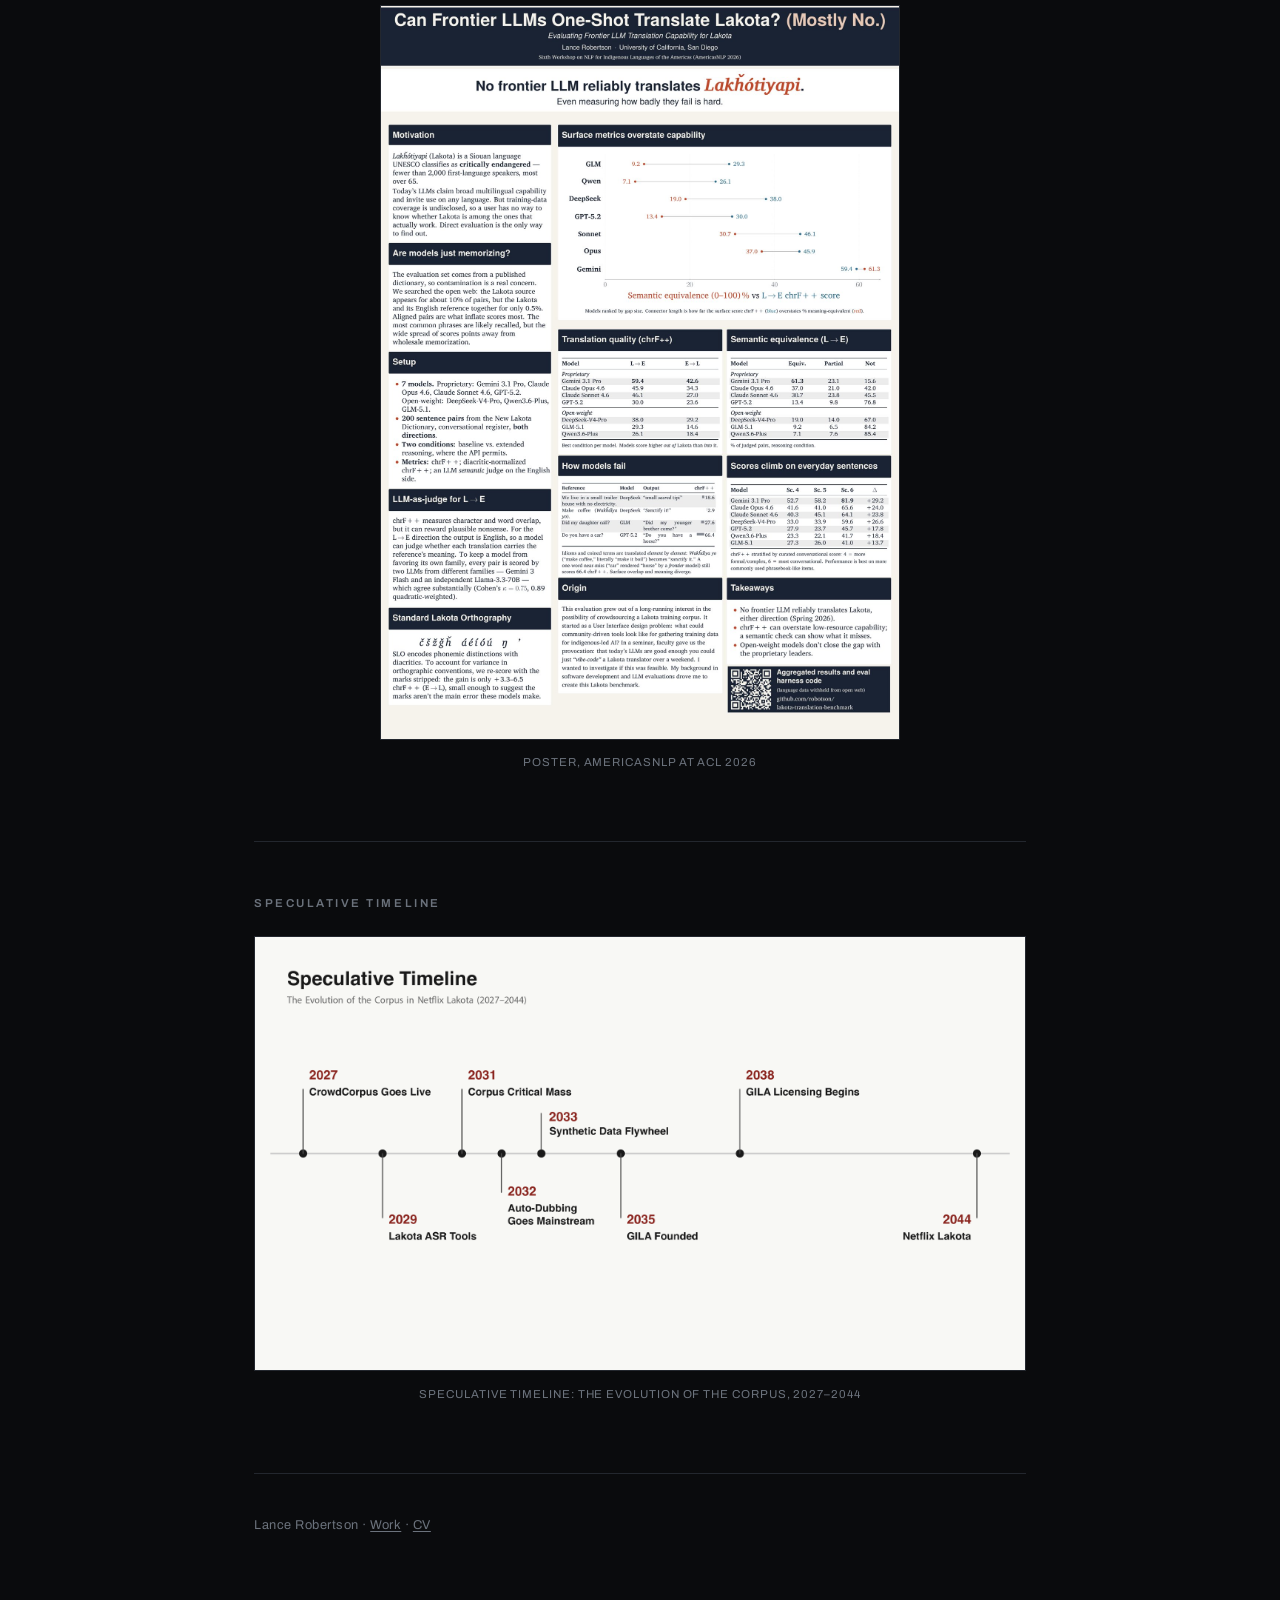
<file: work/netflix-lakota/index.html>
<!DOCTYPE html>
<html lang="en">
<head>
    <meta charset="UTF-8">
    <meta name="viewport" content="width=device-width, initial-scale=1.0">
    <meta name="robots" content="noindex">
    <title>Netflix Lakota — Lance Robertson</title>
    <meta name="description" content="Netflix Lakota: speculative journalism about AI translation and Indigenous data sovereignty, by Lance Robertson.">
    <meta property="og:title" content="Netflix Lakota">
    <meta property="og:description" content="Netflix Lakota: speculative journalism about AI translation and Indigenous data sovereignty, by Lance Robertson.">
    <meta property="og:url" content="https://robotson.media/work/netflix-lakota/">
    <link rel="preconnect" href="https://fonts.googleapis.com">
    <link rel="preconnect" href="https://fonts.gstatic.com" crossorigin>
    <link href="https://fonts.googleapis.com/css2?family=Archivo:wght@400;500;600;700&display=swap" rel="stylesheet">
    <link rel="stylesheet" href="/assets/work.css">
</head>
<body>
<main class="wrap">

    <nav class="crumbs"><a href="/">robotson.media</a> / <a href="/work/">work</a> / netflix lakota</nav>

    <header class="hero">
        <h1 class="title"><em>Netflix Lakota</em></h1>
        <p class="meta">2026 · speculative journalism</p>
    </header>

    <figure class="figure figure--narrow">
        <a href="Netflix-Lakota.pdf"><img src="cover.jpg" alt="First page of Netflix Lakota, a magazine feature in Voxlantic, May 2044: Inside the fight over a language that was nearly lost, and the tech that helped bring it back. By Lance Robertson." width="935" height="1210"></a>
        <figcaption><a href="Netflix-Lakota.pdf">Read the article (PDF, 8 pages)</a></figcaption>
    </figure>

    <section class="block" id="about">
        <p class="eyebrow">About</p>
        <div class="prose">
            <p class="lede">A work of speculative journalism about AI translation and Indigenous data sovereignty, set in 2044.</p>
            <p>The research behind it became a peer-reviewed paper on <a href="#supporting-research">Lakota translation by frontier language models</a>, and a series of mockups for CrowdCorpus, a corpus-building tool for language revitalization.</p>
            <p>Made in VIS 161, Systems and Networks at Scale (Benjamin Bratton), UC San Diego, Winter 2026.</p>
        </div>
    </section>

    <section class="block" id="supporting-research">
        <p class="eyebrow">Supporting research</p>
        <div class="prose">
            <p>Lance Robertson, “Evaluating Frontier LLM Translation Capability for Lakota,” AmericasNLP Workshop at ACL 2026: <a href="https://aclanthology.org/2026.americasnlp-6.2/">ACL Anthology</a> · <a href="https://github.com/robotson/lakota-translation-benchmark">code and results</a>.</p>
        </div>
        <figure class="figure figure--narrow">
            <a href="poster.jpg"><img src="poster.jpg" alt="Poster: Can Frontier LLMs One-Shot Translate Lakota? (Mostly No.) Presented at AmericasNLP, ACL 2026." width="1400" height="1979"></a>
            <figcaption>Poster, AmericasNLP at ACL 2026</figcaption>
        </figure>
    </section>

    <section class="block" id="timeline">
        <p class="eyebrow">Speculative timeline</p>
        <figure class="figure" style="margin-top:0">
            <img src="timeline.png" alt="Speculative timeline: the evolution of the corpus in Netflix Lakota, 2027 to 2044. CrowdCorpus goes live (2027), Lakota ASR tools (2029), corpus critical mass (2031), auto-dubbing goes mainstream (2032), synthetic data flywheel (2033), GILA founded (2035), GILA licensing begins (2038), Netflix Lakota (2044)." width="1920" height="1080">
            <figcaption>Speculative timeline: the evolution of the corpus, 2027–2044</figcaption>
        </figure>
    </section>

    <footer class="colophon">Lance Robertson · <a href="/work/">Work</a> · <a href="/cv/">CV</a></footer>
</main>
</body>
</html>
</file>
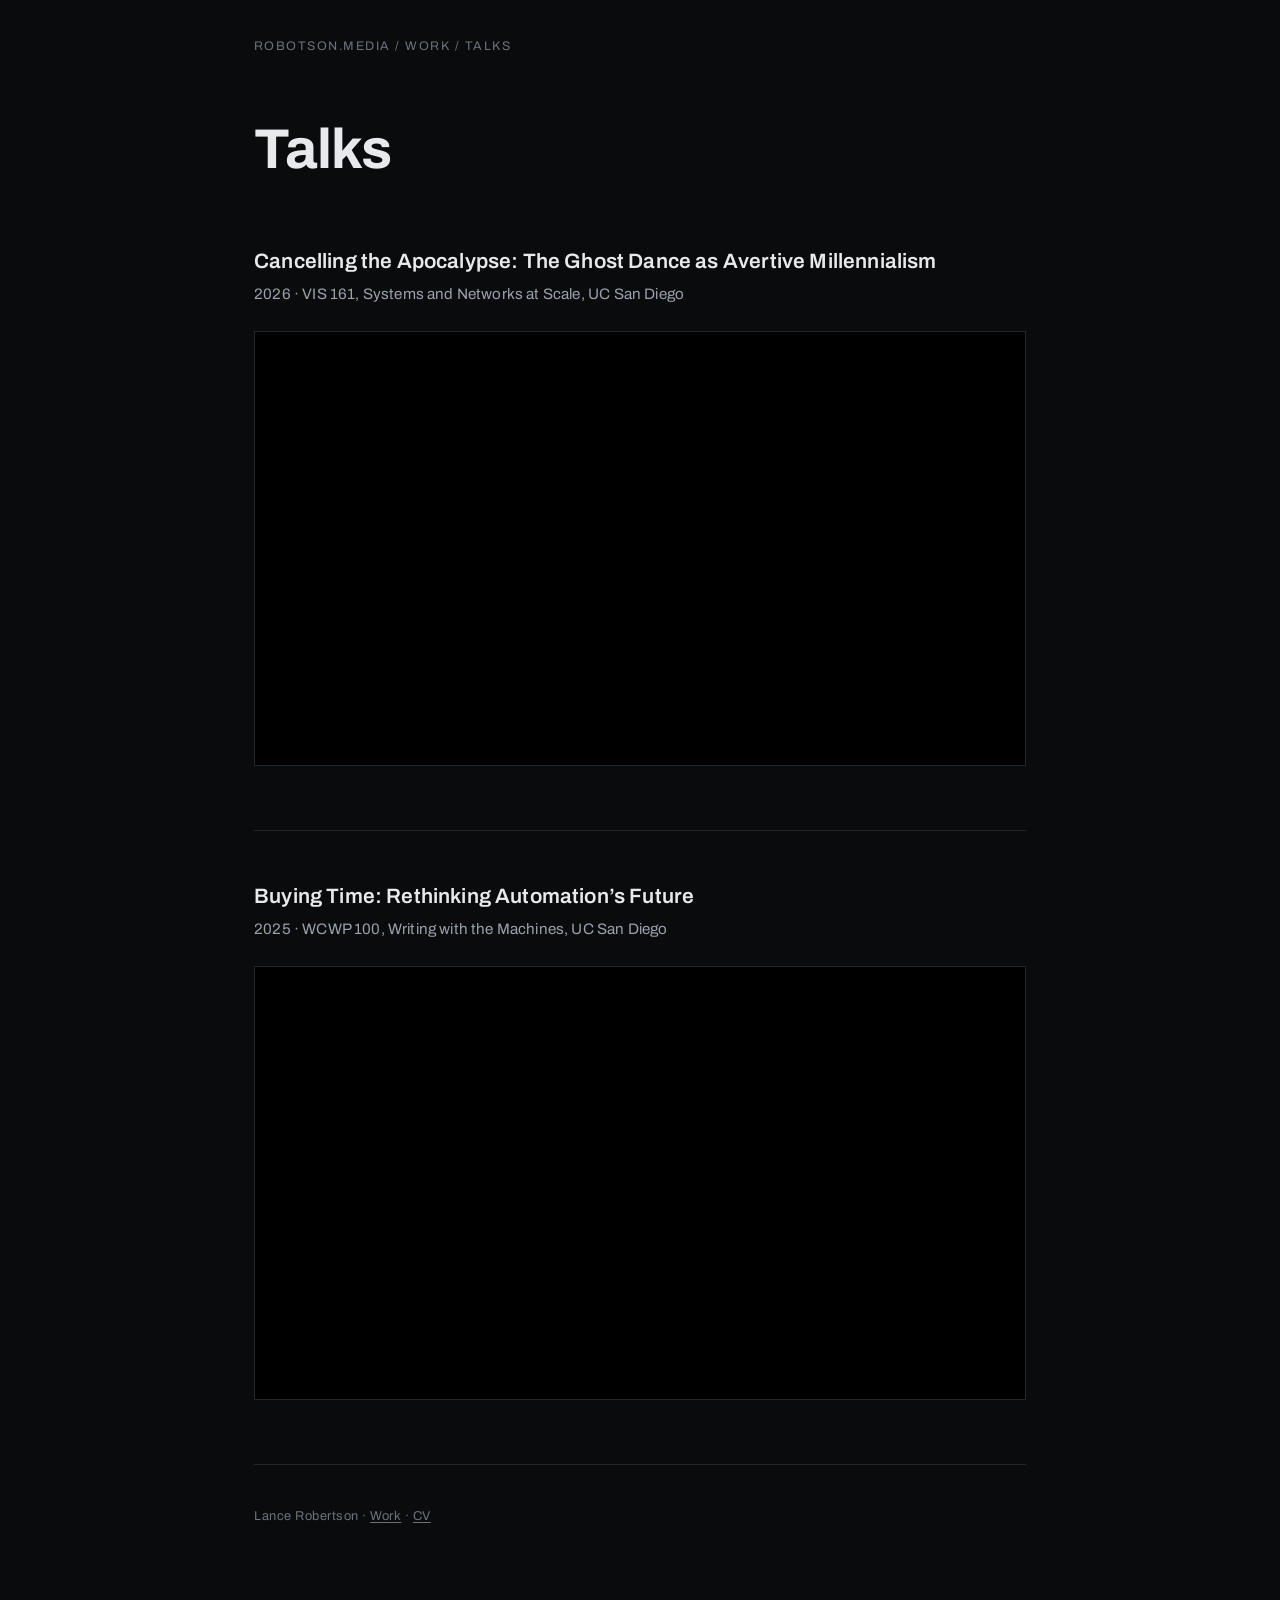
<file: work/talks/index.html>
<!DOCTYPE html>
<html lang="en">
<head>
    <meta charset="UTF-8">
    <meta name="viewport" content="width=device-width, initial-scale=1.0">
    <meta name="robots" content="noindex">
    <title>Talks — Lance Robertson</title>
    <meta name="description" content="Recorded talks by Lance Robertson.">
    <meta property="og:title" content="Talks — Lance Robertson">
    <meta property="og:description" content="Recorded talks by Lance Robertson.">
    <meta property="og:url" content="https://robotson.media/work/talks/">
    <link rel="preconnect" href="https://fonts.googleapis.com">
    <link rel="preconnect" href="https://fonts.gstatic.com" crossorigin>
    <link href="https://fonts.googleapis.com/css2?family=Archivo:wght@400;500;600;700&display=swap" rel="stylesheet">
    <link rel="stylesheet" href="/assets/work.css">
</head>
<body>
<main class="wrap">

    <nav class="crumbs"><a href="/">robotson.media</a> / <a href="/work/">work</a> / talks</nav>

    <header class="hero hero--left">
        <h1 class="title">Talks</h1>
    </header>

    <section class="block" id="ghost-dance">
        <h2 class="item">Cancelling the Apocalypse: The Ghost Dance as Avertive Millennialism</h2>
        <p class="sub">2026 · VIS 161, Systems and Networks at Scale, UC San Diego</p>
        <div class="video"><iframe src="https://www.youtube-nocookie.com/embed/xXrfnSxHzZo" title="Cancelling the Apocalypse: The Ghost Dance as Avertive Millennialism" loading="lazy" allow="accelerometer; clipboard-write; encrypted-media; gyroscope; picture-in-picture; web-share" referrerpolicy="strict-origin-when-cross-origin" allowfullscreen></iframe></div>
    </section>

    <section class="block" id="buying-time">
        <h2 class="item">Buying Time: Rethinking Automation’s Future</h2>
        <p class="sub">2025 · WCWP 100, Writing with the Machines, UC San Diego</p>
        <div class="video"><iframe src="https://www.youtube-nocookie.com/embed/DX_6I_qm20M" title="Buying Time: Rethinking Automation’s Future" loading="lazy" allow="accelerometer; clipboard-write; encrypted-media; gyroscope; picture-in-picture; web-share" referrerpolicy="strict-origin-when-cross-origin" allowfullscreen></iframe></div>
    </section>

    <footer class="colophon">Lance Robertson · <a href="/work/">Work</a> · <a href="/cv/">CV</a></footer>
</main>
</body>
</html>
</file>
<file: assets/work.css>
/* Shared styles for /cv/ and /work/ pages. Matches /work/avatar-in-chief/. */
:root {
  --ground: #0a0b0d;
  --panel:  #101216;
  --hair:   #23272e;
  --text:   #e7e9ec;
  --muted:  #9aa1ab;
  --faint:  #6b727c;
  --cold:   #8fa0b3;
  --measure: 68ch;
}
* { box-sizing: border-box; }
html { -webkit-text-size-adjust: 100%; }
body {
  margin: 0;
  background-color: var(--ground);
  color: var(--text);
  font-family: 'Archivo', system-ui, -apple-system, 'Segoe UI', sans-serif;
  line-height: 1.72;
  font-size: 1.0625rem;
  letter-spacing: 0.01em;
  -webkit-font-smoothing: antialiased;
  text-rendering: optimizeLegibility;
}
a { color: var(--text); text-decoration-color: var(--faint); text-underline-offset: 0.18em; }
a:hover { color: var(--cold); text-decoration-color: var(--cold); }
.wrap { max-width: 820px; margin: 0 auto; padding: 0 1.5rem; }

.crumbs { padding-top: 2.25rem; font-size: 0.78rem; letter-spacing: 0.12em; text-transform: uppercase; color: var(--faint); }
.crumbs a { color: var(--faint); text-decoration: none; }
.crumbs a:hover { color: var(--cold); }

.hero { padding: 4rem 0 1rem; text-align: center; }
.hero--left { text-align: left; }
h1.title { font-weight: 700; font-size: clamp(2.1rem, 6.5vw, 3.5rem); line-height: 1.04; letter-spacing: -0.01em; margin: 0; text-wrap: balance; }
.meta { margin: 1.4rem 0 0; font-size: 0.84rem; letter-spacing: 0.14em; text-transform: uppercase; color: var(--cold); }

.figure { margin: 3rem auto 1rem; }
.figure img { display: block; width: 100%; height: auto; border: 1px solid var(--hair); background: var(--panel); }
.figure--narrow { max-width: 520px; }
.figure figcaption { margin-top: 0.85rem; font-size: 0.72rem; letter-spacing: 0.08em; text-transform: uppercase; color: var(--faint); text-align: center; }

.video { margin: 1.5rem 0 0.75rem; position: relative; aspect-ratio: 16 / 9; width: 100%; background: #000; border: 1px solid var(--hair); }
.video iframe { position: absolute; inset: 0; width: 100%; height: 100%; border: 0; }

section.block { padding: 3.25rem 0; border-top: 1px solid var(--hair); }
section.block:first-of-type { border-top: none; }
.eyebrow { font-size: 0.72rem; font-weight: 600; letter-spacing: 0.22em; text-transform: uppercase; color: var(--faint); margin: 0 0 1.4rem; }
.prose { max-width: var(--measure); }
.prose p { margin: 0 0 1.25rem; }
.prose p:last-child { margin-bottom: 0; }
.lede { font-size: 1.18rem; line-height: 1.6; }
h2.item { font-size: 1.3rem; font-weight: 600; line-height: 1.3; margin: 0 0 0.4rem; }
.sub { color: var(--muted); font-size: 0.95rem; margin: 0 0 1rem; }

/* Lists of entries (work index, CV) */
.entries { list-style: none; margin: 0; padding: 0; }
.entries li { display: grid; grid-template-columns: 8.5rem 1fr; gap: 0 1.5rem; padding: 0 0 1.35rem; }
.entries .when { color: var(--faint); font-size: 0.86rem; letter-spacing: 0.04em; padding-top: 0.12rem; }
.entries .what { min-width: 0; }
.entries .what strong { font-weight: 600; }
.entries .what .note { display: block; color: var(--muted); font-size: 0.95rem; }
.links { display: flex; flex-wrap: wrap; gap: 0.5rem 1.4rem; margin: 1.25rem 0 0; padding: 0; list-style: none; font-size: 0.9rem; }

.colophon { border-top: 1px solid var(--hair); padding: 2.5rem 0 5rem; font-size: 0.8rem; letter-spacing: 0.04em; color: var(--faint); }
.colophon a { color: inherit; }

@media (max-width: 600px) {
  .hero { padding-top: 2.75rem; }
  body { font-size: 1rem; }
  section.block { padding: 2.5rem 0; }
  .entries li { grid-template-columns: 1fr; }
  .entries .when { padding-top: 0; }
}
@media print {
  :root { --ground: #fff; --panel: #fff; --hair: #ccc; --text: #111; --muted: #444; --faint: #666; --cold: #333; }
  body { font-size: 10.5pt; line-height: 1.45; }
  .crumbs, .noprint { display: none; }
  .hero { padding: 0 0 0.5rem; }
  section.block { padding: 1rem 0; break-inside: avoid-page; }
  .entries li { padding-bottom: 0.9rem; }
  .colophon { padding: 1rem 0 0; }
  a { text-decoration: none; }
}
</file>
